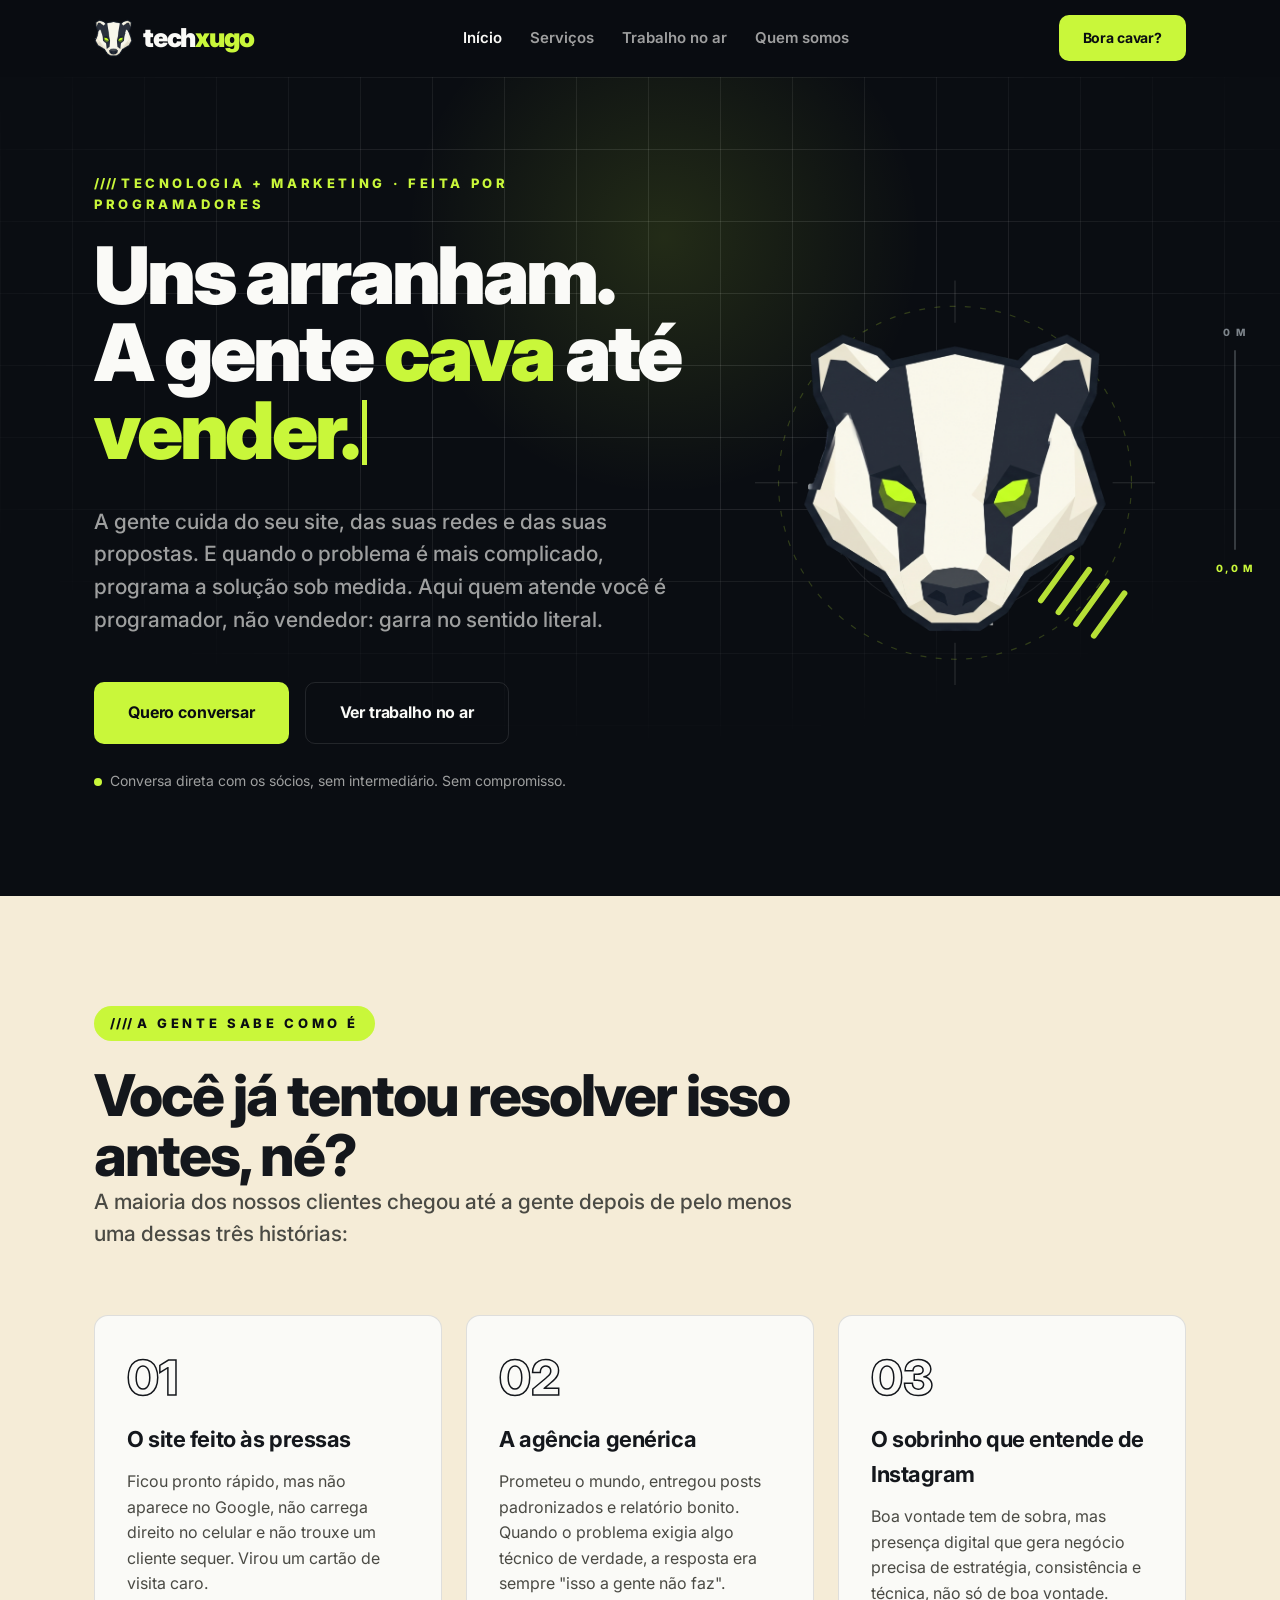
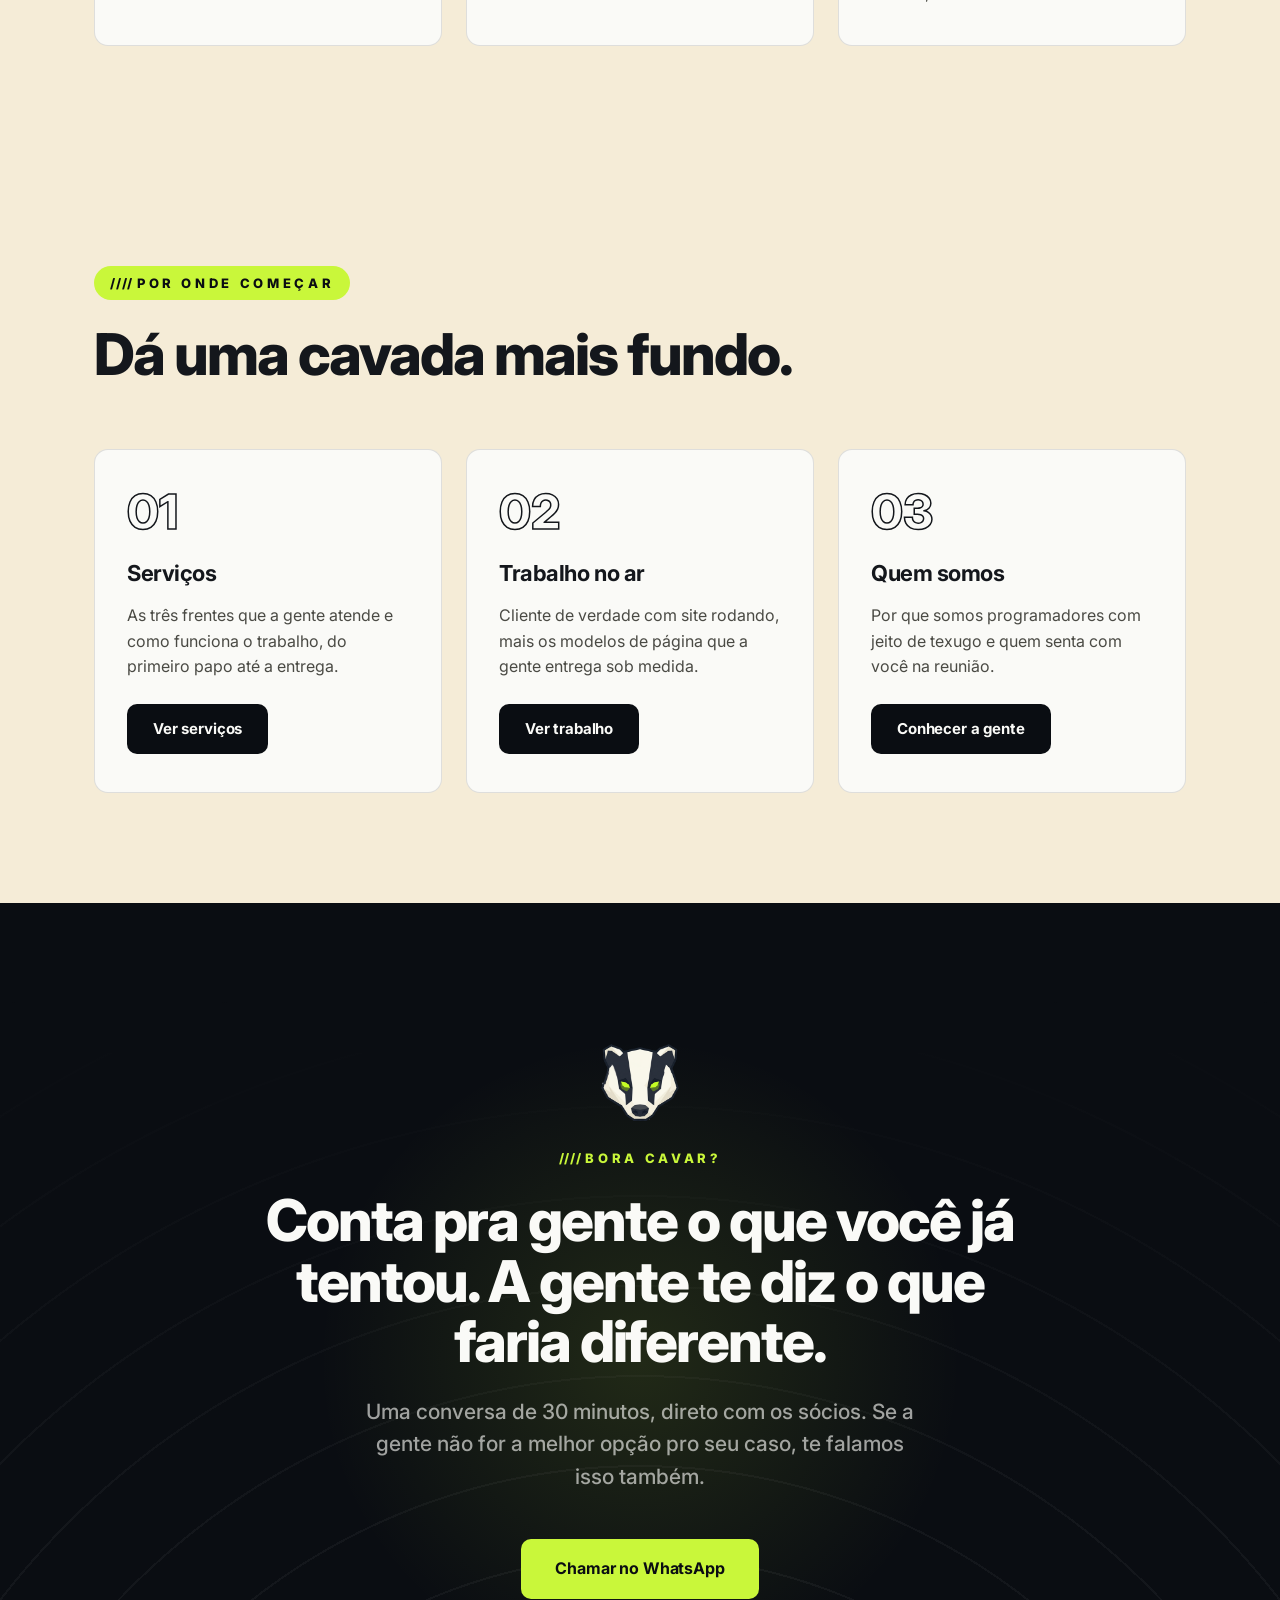
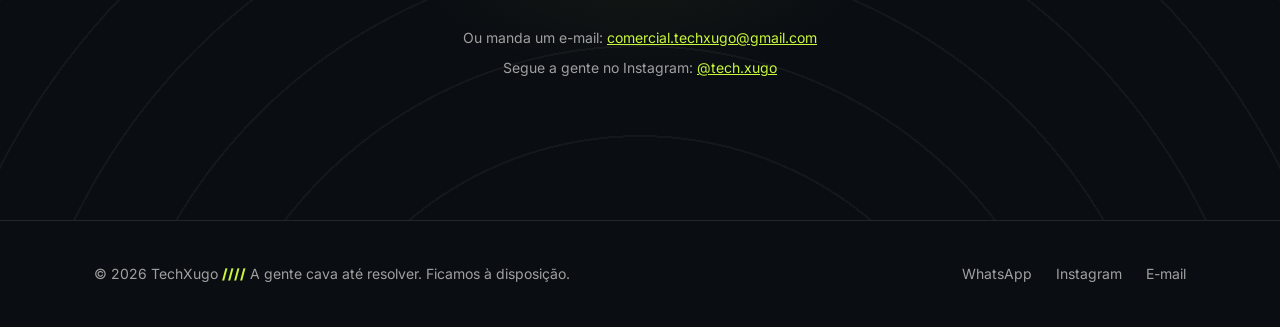
<file: index.html>
<!DOCTYPE html>
<html lang="pt-BR">
<head>
  <meta charset="UTF-8">
  <meta name="viewport" content="width=device-width, initial-scale=1.0">
  <meta name="theme-color" content="#0A0D12">
  <title>techxugo</title>
  <meta name="description" content="Tecnologia e marketing digital feitos por programadores: site, redes sociais e sistemas sob medida pro seu negócio.">
  <link rel="icon" type="image/png" href="assets/texugo-256.png">
  <link rel="preconnect" href="https://fonts.googleapis.com">
  <link rel="preconnect" href="https://fonts.gstatic.com" crossorigin>
  <link href="https://fonts.googleapis.com/css2?family=Inter:wght@400;500;600;700;800;900&display=swap" rel="stylesheet">
  <link rel="stylesheet" href="styles.css?v=30378612">
</head>
<body>

  <!-- ============ MEDIDOR DE PROFUNDIDADE (scroll = cavar) ============ -->
  <div class="profundimetro" aria-hidden="true">
    <span class="prof-topo">0 m</span>
    <div class="prof-linha"><i class="prof-fill"></i></div>
    <span class="prof-label">0,0 m</span>
  </div>


  <!-- ============ HEADER ============ -->
  <header>
    <div class="container nav">
      <a class="logo" href="index.html" aria-label="TechXugo">
        <img class="logo-mark" src="assets/texugo-256.png" alt="Mascote texugo TechXugo" width="42" height="41">
        <span class="logo-word">tech<span class="volt">xugo</span></span>
      </a>
      <ul class="nav-links">
        <li><a href="index.html" aria-current="page">Início</a></li>
        <li><a href="servicos/">Serviços</a></li>
        <li><a href="trabalho/">Trabalho no ar</a></li>
        <li><a href="sobre/">Quem somos</a></li>
      </ul>
      <a class="btn btn-primary" href="#contato">Bora cavar?</a>
      <button class="hamburger" aria-label="Abrir menu" aria-expanded="false" aria-controls="menu-mobile">
        <span></span><span></span><span></span><span></span>
      </button>
    </div>
    <nav class="mobile-menu" id="menu-mobile">
      <a href="index.html" aria-current="page">Início</a>
      <a href="servicos/">Serviços</a>
      <a href="trabalho/">Trabalho no ar</a>
      <a href="sobre/">Quem somos</a>
      <a href="#contato">Bora cavar? →</a>
    </nav>
  </header>

  <!-- ============ HERO ============ -->
  <section class="hero">
    <div class="hero-glow"></div>
    <div class="container hero-grid">
      <div class="hero-copy">
        <span class="eyebrow">Tecnologia + marketing · feita por programadores</span>
        <h1>
          Uns arranham.<br>
          A gente <span class="volt">cava</span> até <span class="rotator">resolver.</span><span class="cursor-bar"></span>
        </h1>
        <p class="lead">
          A gente cuida do seu site, das suas redes e das suas propostas. E quando o
          problema é mais complicado, programa a solução sob medida. Aqui quem atende
          você é programador, não vendedor: garra no sentido literal.
        </p>
        <div class="hero-ctas">
          <a class="btn btn-primary" href="#contato">Quero conversar</a>
          <a class="btn btn-ghost" href="trabalho/">Ver trabalho no ar</a>
        </div>
        <p class="hero-note"><span class="dot"></span>Conversa direta com os sócios, sem intermediário. Sem compromisso.</p>
      </div>

      <!-- mascote geométrico em estilo blueprint -->
      <div class="hero-mascote reveal reveal-delay-1" aria-hidden="true">
        <svg viewBox="0 0 340 360" xmlns="http://www.w3.org/2000/svg">
          <!-- linhas de construção -->
          <circle cx="170" cy="180" r="150" fill="none" stroke="rgba(201,247,58,0.20)" stroke-width="1" stroke-dasharray="5 8"/>
          <circle cx="170" cy="180" r="112" fill="none" stroke="rgba(255,255,255,0.07)" stroke-width="1"/>
          <line x1="170" y1="8" x2="170" y2="44" stroke="rgba(255,255,255,0.13)" stroke-width="1"/>
          <line x1="170" y1="316" x2="170" y2="352" stroke="rgba(255,255,255,0.13)" stroke-width="1"/>
          <line x1="0" y1="180" x2="36" y2="180" stroke="rgba(255,255,255,0.13)" stroke-width="1"/>
          <line x1="304" y1="180" x2="340" y2="180" stroke="rgba(255,255,255,0.13)" stroke-width="1"/>
          <!-- marcas de garra -->
          <g stroke="#C9F73A" stroke-width="5" stroke-linecap="round" opacity="0.9">
            <line x1="243" y1="280" x2="269" y2="244"/>
            <line x1="258" y1="290" x2="284" y2="254"/>
            <line x1="273" y1="300" x2="299" y2="264"/>
            <line x1="288" y1="310" x2="314" y2="274"/>
          </g>
          <!-- mascote texugo (imagem gerada, fundo removido) -->
          <image href="assets/texugo.png" x="38" y="50" width="264" height="260" preserveAspectRatio="xMidYMid meet"/>
        </svg>
      </div>
    </div>
  </section>


  <!-- ============ PROBLEMA ============ -->
  <section class="section-light">
    <div class="container">
      <div class="section-head reveal">
        <span class="eyebrow">A gente sabe como é</span>
        <h2>Você já tentou resolver isso antes, né?</h2>
        <!-- <div class="garra-rule"><span></span><span></span><span></span><span></span></div> -->
        <p class="lead">
          A maioria dos nossos clientes chegou até a gente depois de pelo menos uma
          dessas três histórias:
        </p>
      </div>
      <div class="cards">
        <div class="card reveal">
          <span class="num">01</span>
          <h3>O site feito às pressas</h3>
          <p>
            Ficou pronto rápido, mas não aparece no Google, não carrega direito no
            celular e não trouxe um cliente sequer. Virou um cartão de visita caro.
          </p>
        </div>
        <div class="card reveal reveal-delay-1">
          <span class="num">02</span>
          <h3>A agência genérica</h3>
          <p>
            Prometeu o mundo, entregou posts padronizados e relatório bonito.
            Quando o problema exigia algo técnico de verdade, a resposta era
            sempre "isso a gente não faz".
          </p>
        </div>
        <div class="card reveal reveal-delay-2">
          <span class="num">03</span>
          <h3>O sobrinho que entende de Instagram</h3>
          <p>
            Boa vontade tem de sobra, mas presença digital que gera negócio
            precisa de estratégia, consistência e técnica, não só de boa vontade.
          </p>
        </div>
      </div>
    </div>
  </section>


  <!-- ============ ATALHOS PRAS PÁGINAS ============ -->
  <section class="section-light">
    <div class="container">
      <div class="section-head reveal">
        <span class="eyebrow">Por onde começar</span>
        <h2>Dá uma cavada mais fundo.</h2>
      </div>
      <div class="cards">
        <div class="card reveal">
          <span class="num">01</span>
          <h3>Serviços</h3>
          <p>
            As três frentes que a gente atende e como funciona o trabalho, do
            primeiro papo até a entrega.
          </p>
          <a class="btn btn-dark" href="servicos/">Ver serviços</a>
        </div>
        <div class="card reveal reveal-delay-1">
          <span class="num">02</span>
          <h3>Trabalho no ar</h3>
          <p>
            Cliente de verdade com site rodando, mais os modelos de página que
            a gente entrega sob medida.
          </p>
          <a class="btn btn-dark" href="trabalho/">Ver trabalho</a>
        </div>
        <div class="card reveal reveal-delay-2">
          <span class="num">03</span>
          <h3>Quem somos</h3>
          <p>
            Por que somos programadores com jeito de texugo e quem senta com
            você na reunião.
          </p>
          <a class="btn btn-dark" href="sobre/">Conhecer a gente</a>
        </div>
      </div>
    </div>
  </section>


  <!-- ============ CTA FINAL ============ -->
  <section class="cta-final" id="contato">
    <div class="container">
      <div class="cta-mascote reveal" aria-hidden="true">
        <img src="assets/texugo-256.png" alt="" width="82" height="81">
      </div>
      <span class="eyebrow reveal">Bora cavar?</span>
      <h2 class="reveal">Conta pra gente o que você já tentou. A gente te diz o que faria diferente.</h2>
      <p class="lead reveal reveal-delay-1">
        Uma conversa de 30 minutos, direto com os sócios. Se a gente não for a melhor
        opção pro seu caso, te falamos isso também.
      </p>
      <a class="btn btn-primary reveal reveal-delay-2" href="https://wa.me/5547999712317" target="_blank" rel="noopener">
        Chamar no WhatsApp
      </a>
      <p class="hero-note reveal reveal-delay-2" style="margin-top: 28px;">
        Ou manda um e-mail: <a href="mailto:comercial.techxugo@gmail.com">comercial.techxugo@gmail.com</a>
      </p>
      <p class="hero-note reveal reveal-delay-2" style="margin-top: 8px;">
        Segue a gente no Instagram: <a href="https://instagram.com/tech.xugo" target="_blank" rel="noopener">@tech.xugo</a>
      </p>
    </div>
  </section>


  <!-- ============ FOOTER ============ -->
  <footer>
    <div class="container footer-row">
      <p>© 2026 TechXugo <span class="volt">////</span> A gente cava até resolver. Ficamos à disposição.</p>
      <div class="footer-links">
        <a href="https://wa.me/5547999712317" target="_blank" rel="noopener">WhatsApp</a>
        <a href="https://instagram.com/tech.xugo" target="_blank" rel="noopener">Instagram</a>
        <a href="mailto:comercial.techxugo@gmail.com">E-mail</a>
      </div>
    </div>
  </footer>

  <script src="script.js?v=ceb15f57"></script>
</body>
</html>
</file>
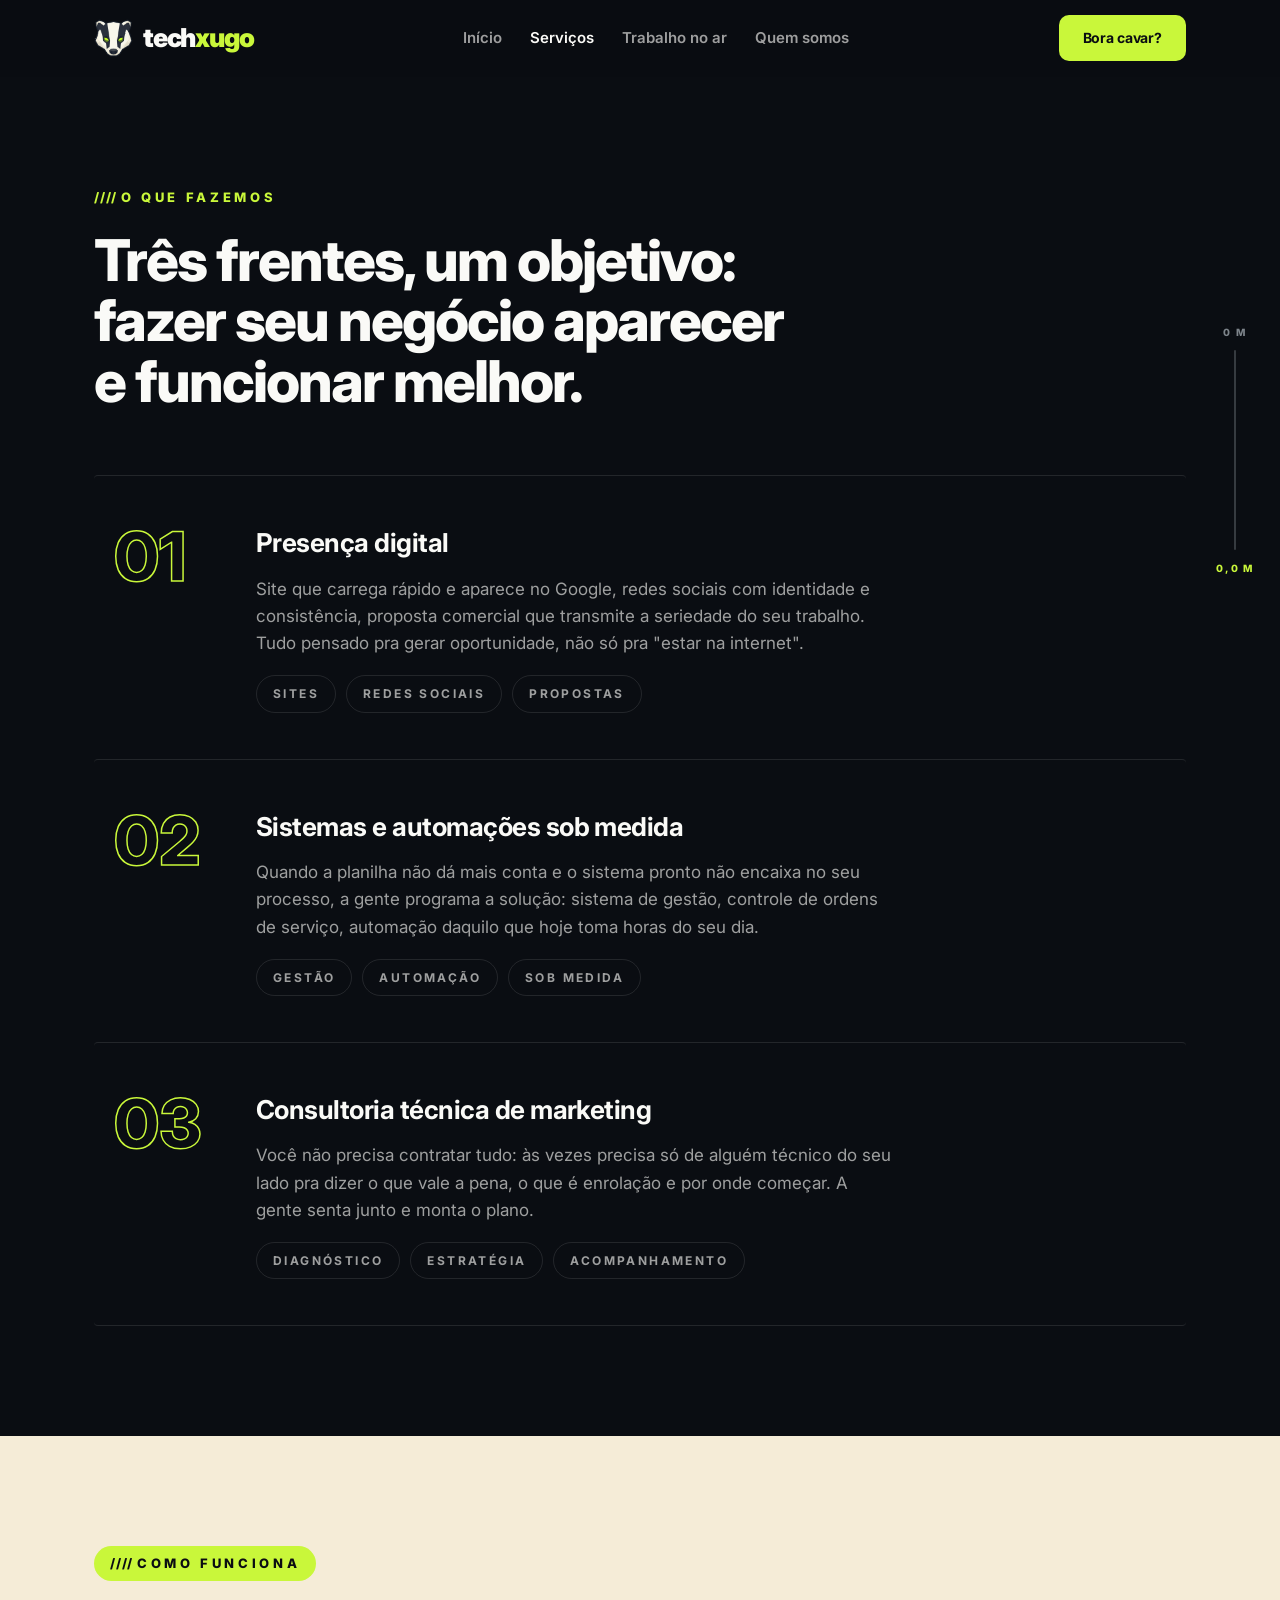
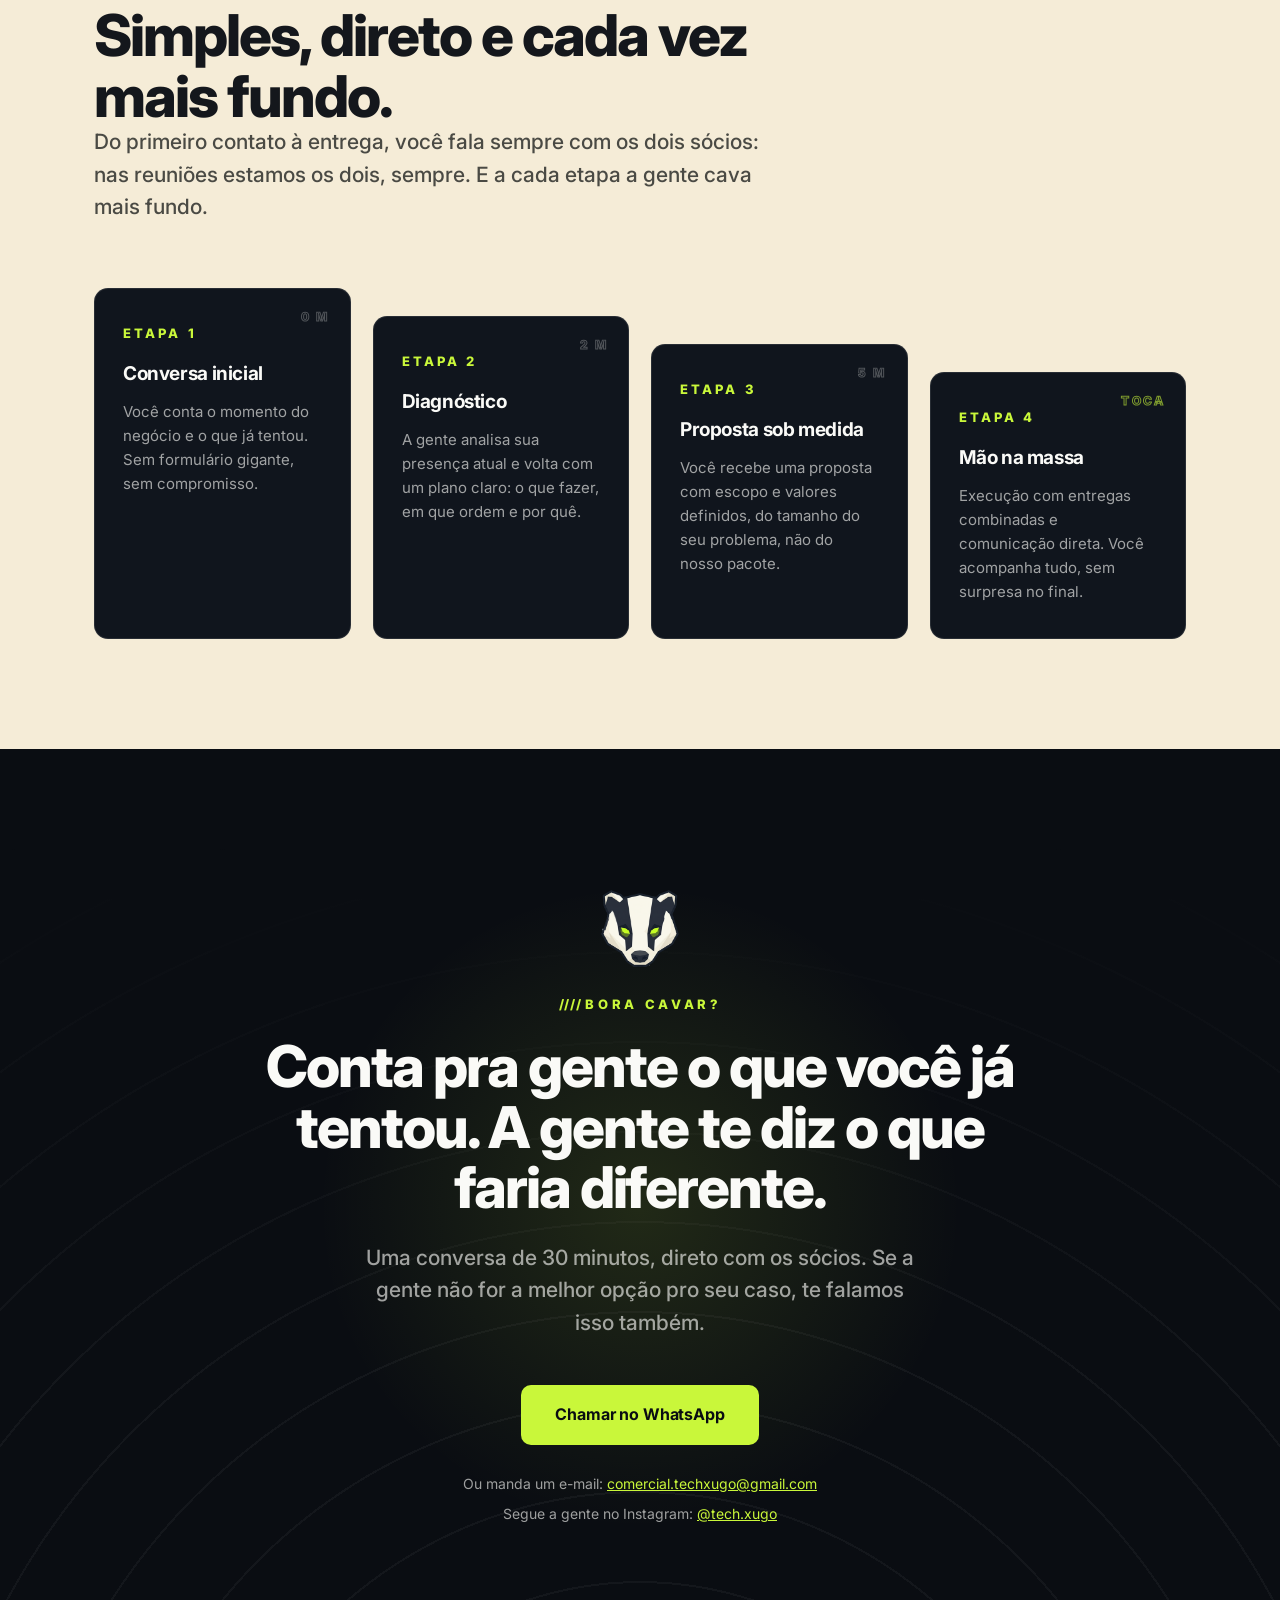
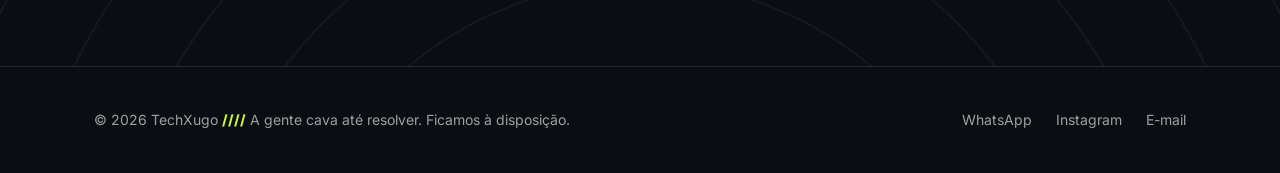
<file: servicos/index.html>
<!DOCTYPE html>
<html lang="pt-BR">
<head>
  <meta charset="UTF-8">
  <meta name="viewport" content="width=device-width, initial-scale=1.0">
  <meta name="theme-color" content="#0A0D12">
  <title>Serviços · TechXugo</title>
  <meta name="description" content="Presença digital, sistemas sob medida e consultoria técnica de marketing. Veja como funciona, etapa por etapa.">
  <link rel="icon" type="image/png" href="../assets/texugo-256.png">
  <link rel="preconnect" href="https://fonts.googleapis.com">
  <link rel="preconnect" href="https://fonts.gstatic.com" crossorigin>
  <link href="https://fonts.googleapis.com/css2?family=Inter:wght@400;500;600;700;800;900&display=swap" rel="stylesheet">
  <link rel="stylesheet" href="../styles.css?v=30378612">
</head>
<body>

  <!-- ============ MEDIDOR DE PROFUNDIDADE (scroll = cavar) ============ -->
  <div class="profundimetro" aria-hidden="true">
    <span class="prof-topo">0 m</span>
    <div class="prof-linha"><i class="prof-fill"></i></div>
    <span class="prof-label">0,0 m</span>
  </div>


  <!-- ============ HEADER ============ -->
  <header>
    <div class="container nav">
      <a class="logo" href="../index.html" aria-label="TechXugo">
        <img class="logo-mark" src="../assets/texugo-256.png" alt="Mascote texugo TechXugo" width="42" height="41">
        <span class="logo-word">tech<span class="volt">xugo</span></span>
      </a>
      <ul class="nav-links">
        <li><a href="../index.html">Início</a></li>
        <li><a href="../servicos/" aria-current="page">Serviços</a></li>
        <li><a href="../trabalho/">Trabalho no ar</a></li>
        <li><a href="../sobre/">Quem somos</a></li>
      </ul>
      <a class="btn btn-primary" href="#contato">Bora cavar?</a>
      <button class="hamburger" aria-label="Abrir menu" aria-expanded="false" aria-controls="menu-mobile">
        <span></span><span></span><span></span><span></span>
      </button>
    </div>
    <nav class="mobile-menu" id="menu-mobile">
      <a href="../index.html">Início</a>
      <a href="../servicos/" aria-current="page">Serviços</a>
      <a href="../trabalho/">Trabalho no ar</a>
      <a href="../sobre/">Quem somos</a>
      <a href="#contato">Bora cavar? →</a>
    </nav>
  </header>

  <!-- ============ SERVIÇOS ============ -->
  <section class="servicos" id="servicos">
    <div class="container">
      <div class="section-head reveal">
        <span class="eyebrow">O que fazemos</span>
        <h2>Três frentes, um objetivo: fazer seu negócio aparecer e funcionar melhor.</h2>
        <!-- <div class="garra-rule"><span></span><span></span><span></span><span></span></div> -->
      </div>

      <div class="servico reveal">
        <span class="num">01</span>
        <div>
          <h3>Presença digital</h3>
          <p>
            Site que carrega rápido e aparece no Google, redes sociais com identidade
            e consistência, proposta comercial que transmite a seriedade do seu trabalho.
            Tudo pensado pra gerar oportunidade, não só pra "estar na internet".
          </p>
          <div class="tags">
            <span class="tag">Sites</span>
            <span class="tag">Redes sociais</span>
            <span class="tag">Propostas</span>
          </div>
        </div>
      </div>

      <div class="servico reveal">
        <span class="num">02</span>
        <div>
          <h3>Sistemas e automações sob medida</h3>
          <p>
            Quando a planilha não dá mais conta e o sistema pronto não encaixa no seu
            processo, a gente programa a solução: sistema de gestão, controle de ordens
            de serviço, automação daquilo que hoje toma horas do seu dia.
          </p>
          <div class="tags">
            <span class="tag">Gestão</span>
            <span class="tag">Automação</span>
            <span class="tag">Sob medida</span>
          </div>
        </div>
      </div>

      <div class="servico reveal">
        <span class="num">03</span>
        <div>
          <h3>Consultoria técnica de marketing</h3>
          <p>
            Você não precisa contratar tudo: às vezes precisa só de alguém técnico do
            seu lado pra dizer o que vale a pena, o que é enrolação e por onde começar.
            A gente senta junto e monta o plano.
          </p>
          <div class="tags">
            <span class="tag">Diagnóstico</span>
            <span class="tag">Estratégia</span>
            <span class="tag">Acompanhamento</span>
          </div>
        </div>
      </div>
    </div>
  </section>

  <!-- ============ COMO FUNCIONA ============ -->
  <section class="section-light processo" id="processo">
    <div class="container">
      <div class="section-head reveal">
        <span class="eyebrow">Como funciona</span>
        <h2>Simples, direto e cada vez mais fundo.</h2>
        <!-- <div class="garra-rule"><span></span><span></span><span></span><span></span></div> -->
        <p class="lead">
          Do primeiro contato à entrega, você fala sempre com os dois sócios:
          nas reuniões estamos os dois, sempre. E a cada etapa a gente cava mais fundo.
        </p>
      </div>
      <div class="passos">
        <div class="passo reveal">
          <span class="prof-marca">0 m</span>
          <span class="num">ETAPA 1</span>
          <h3>Conversa inicial</h3>
          <p>Você conta o momento do negócio e o que já tentou. Sem formulário gigante, sem compromisso.</p>
        </div>
        <div class="passo reveal reveal-delay-1">
          <span class="prof-marca">2 m</span>
          <span class="num">ETAPA 2</span>
          <h3>Diagnóstico</h3>
          <p>A gente analisa sua presença atual e volta com um plano claro: o que fazer, em que ordem e por quê.</p>
        </div>
        <div class="passo reveal reveal-delay-2">
          <span class="prof-marca">5 m</span>
          <span class="num">ETAPA 3</span>
          <h3>Proposta sob medida</h3>
          <p>Você recebe uma proposta com escopo e valores definidos, do tamanho do seu problema, não do nosso pacote.</p>
        </div>
        <div class="passo reveal reveal-delay-3">
          <span class="prof-marca">toca</span>
          <span class="num">ETAPA 4</span>
          <h3>Mão na massa</h3>
          <p>Execução com entregas combinadas e comunicação direta. Você acompanha tudo, sem surpresa no final.</p>
        </div>
      </div>
    </div>
  </section>

  <!-- ============ CTA FINAL ============ -->
  <section class="cta-final" id="contato">
    <div class="container">
      <div class="cta-mascote reveal" aria-hidden="true">
        <img src="../assets/texugo-256.png" alt="" width="82" height="81">
      </div>
      <span class="eyebrow reveal">Bora cavar?</span>
      <h2 class="reveal">Conta pra gente o que você já tentou. A gente te diz o que faria diferente.</h2>
      <p class="lead reveal reveal-delay-1">
        Uma conversa de 30 minutos, direto com os sócios. Se a gente não for a melhor
        opção pro seu caso, te falamos isso também.
      </p>
      <a class="btn btn-primary reveal reveal-delay-2" href="https://wa.me/5547999712317" target="_blank" rel="noopener">
        Chamar no WhatsApp
      </a>
      <p class="hero-note reveal reveal-delay-2" style="margin-top: 28px;">
        Ou manda um e-mail: <a href="mailto:comercial.techxugo@gmail.com">comercial.techxugo@gmail.com</a>
      </p>
      <p class="hero-note reveal reveal-delay-2" style="margin-top: 8px;">
        Segue a gente no Instagram: <a href="https://instagram.com/tech.xugo" target="_blank" rel="noopener">@tech.xugo</a>
      </p>
    </div>
  </section>


  <!-- ============ FOOTER ============ -->
  <footer>
    <div class="container footer-row">
      <p>© 2026 TechXugo <span class="volt">////</span> A gente cava até resolver. Ficamos à disposição.</p>
      <div class="footer-links">
        <a href="https://wa.me/5547999712317" target="_blank" rel="noopener">WhatsApp</a>
        <a href="https://instagram.com/tech.xugo" target="_blank" rel="noopener">Instagram</a>
        <a href="mailto:comercial.techxugo@gmail.com">E-mail</a>
      </div>
    </div>
  </footer>

  <script src="../script.js?v=ceb15f57"></script>
</body>
</html>
</file>
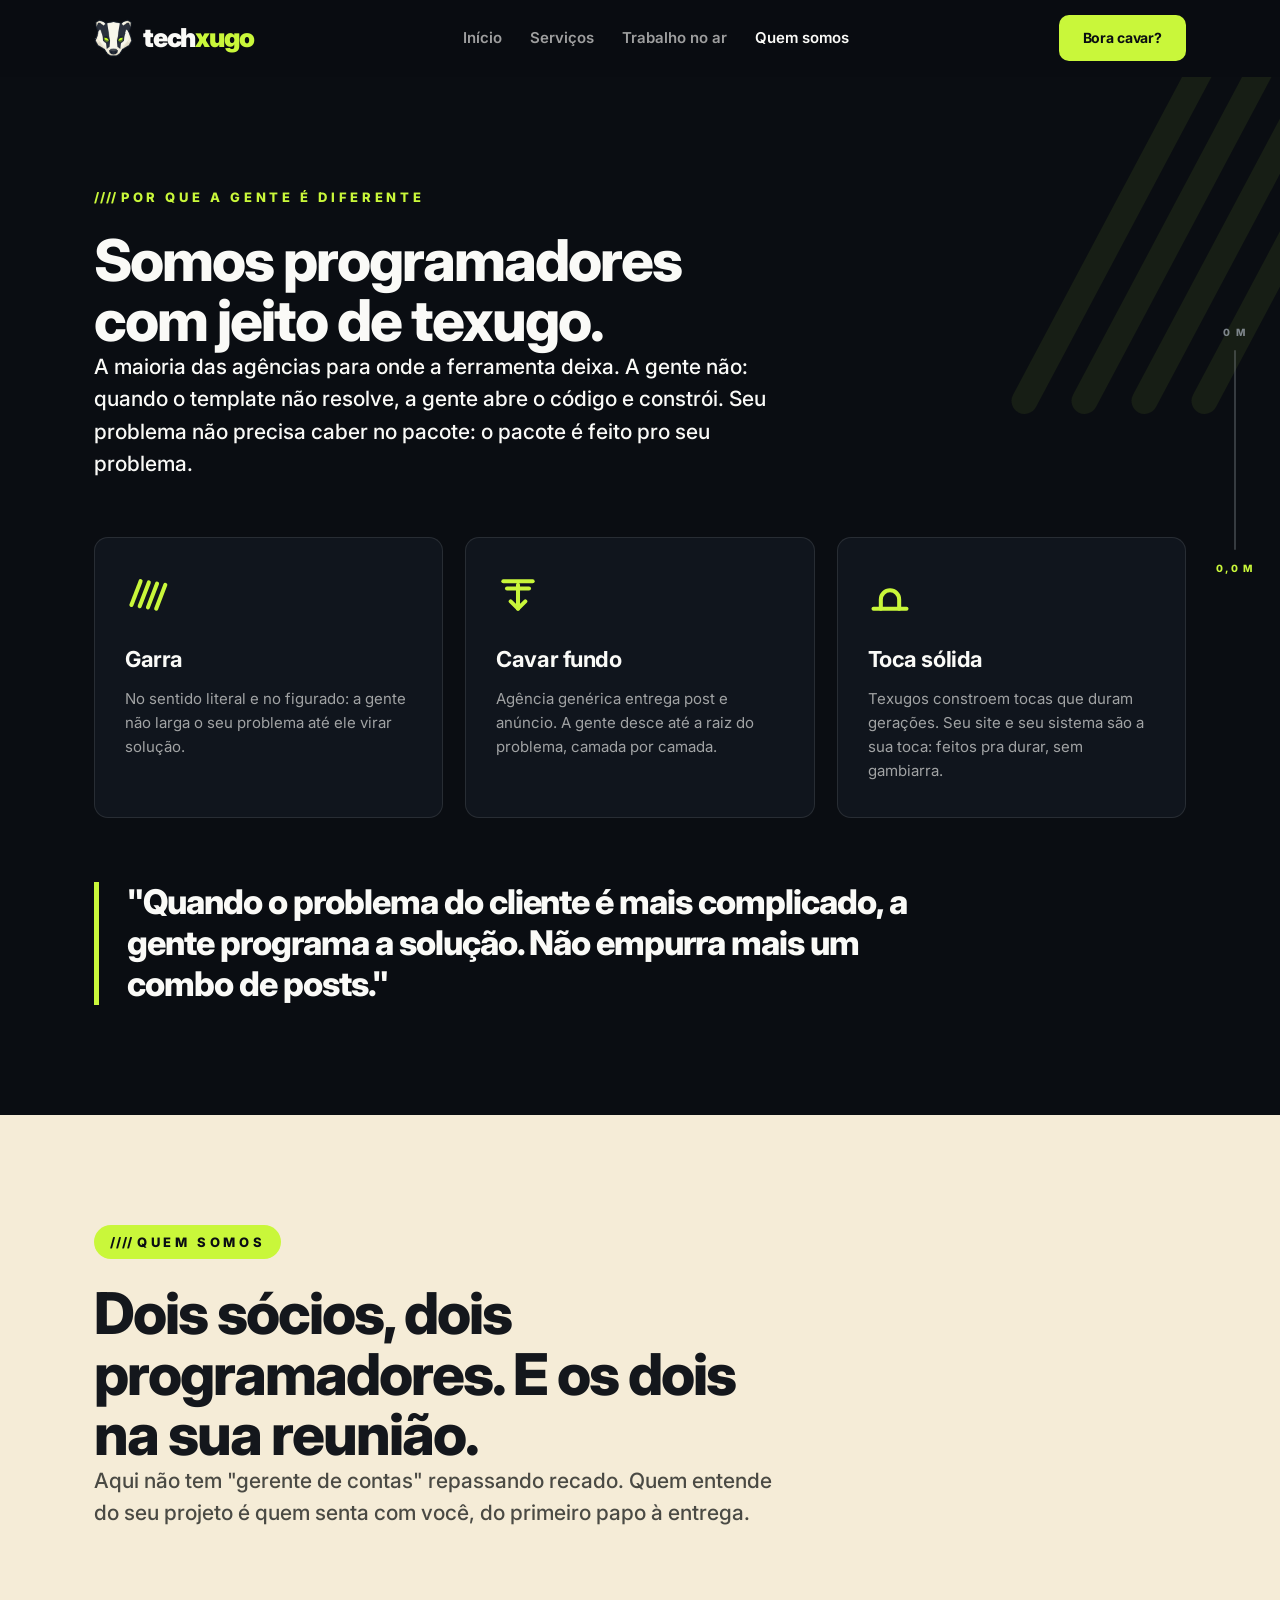
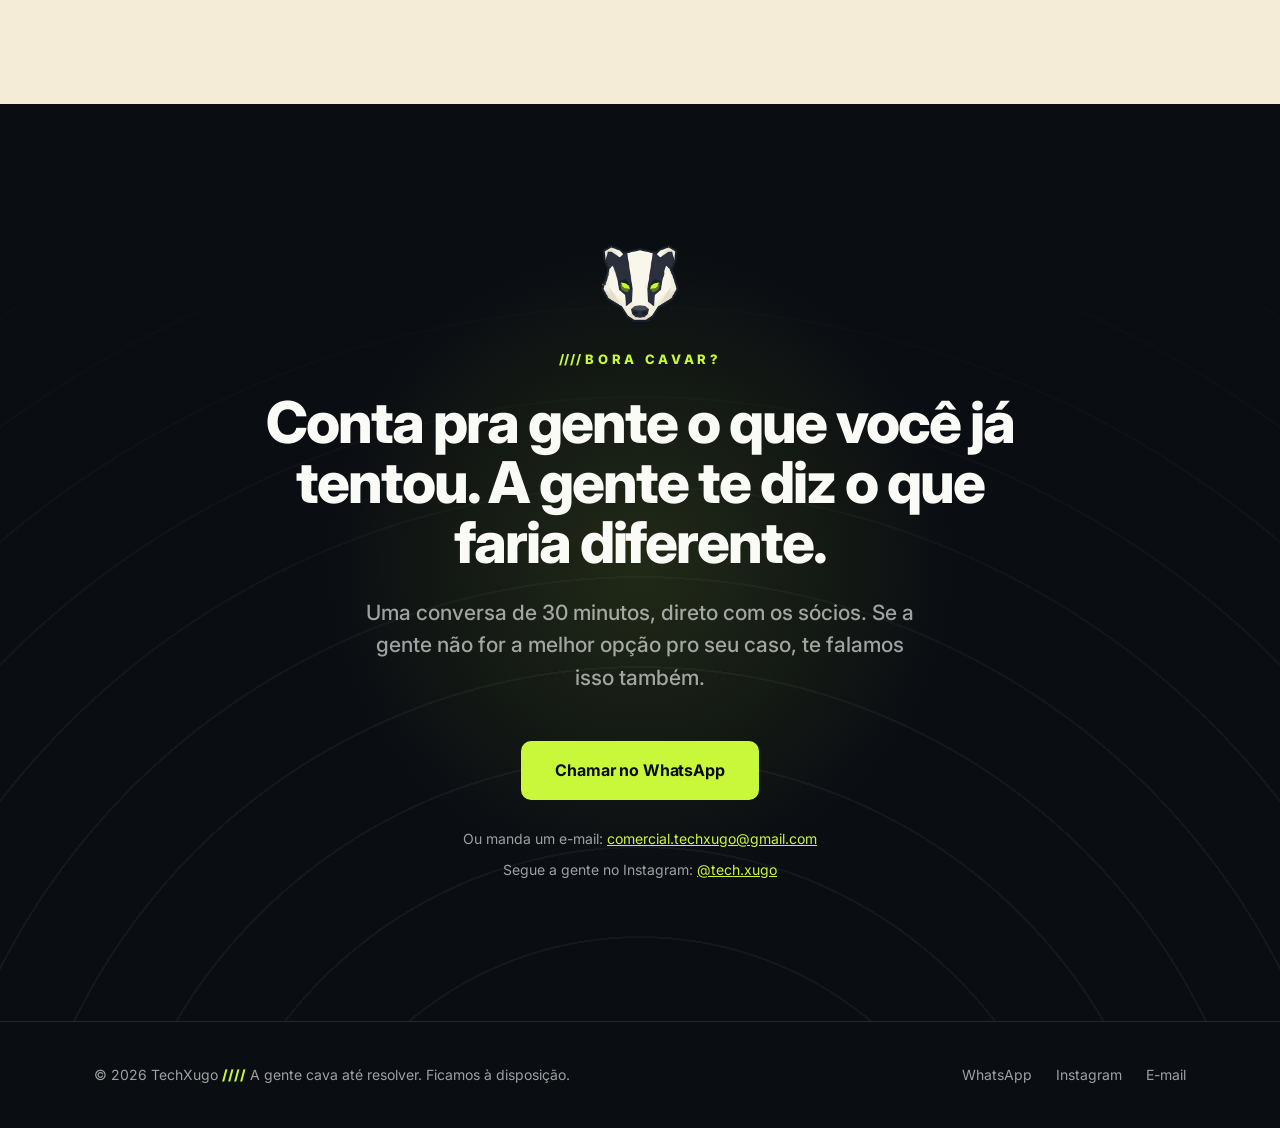
<file: sobre/index.html>
<!DOCTYPE html>
<html lang="pt-BR">
<head>
  <meta charset="UTF-8">
  <meta name="viewport" content="width=device-width, initial-scale=1.0">
  <meta name="theme-color" content="#0A0D12">
  <title>Quem somos · TechXugo</title>
  <meta name="description" content="Dois sócios, dois programadores, e os dois na sua reunião. O jeito texugo de resolver problema.">
  <link rel="icon" type="image/png" href="../assets/texugo-256.png">
  <link rel="preconnect" href="https://fonts.googleapis.com">
  <link rel="preconnect" href="https://fonts.gstatic.com" crossorigin>
  <link href="https://fonts.googleapis.com/css2?family=Inter:wght@400;500;600;700;800;900&display=swap" rel="stylesheet">
  <link rel="stylesheet" href="../styles.css?v=30378612">
</head>
<body>

  <!-- ============ MEDIDOR DE PROFUNDIDADE (scroll = cavar) ============ -->
  <div class="profundimetro" aria-hidden="true">
    <span class="prof-topo">0 m</span>
    <div class="prof-linha"><i class="prof-fill"></i></div>
    <span class="prof-label">0,0 m</span>
  </div>


  <!-- ============ HEADER ============ -->
  <header>
    <div class="container nav">
      <a class="logo" href="../index.html" aria-label="TechXugo">
        <img class="logo-mark" src="../assets/texugo-256.png" alt="Mascote texugo TechXugo" width="42" height="41">
        <span class="logo-word">tech<span class="volt">xugo</span></span>
      </a>
      <ul class="nav-links">
        <li><a href="../index.html">Início</a></li>
        <li><a href="../servicos/">Serviços</a></li>
        <li><a href="../trabalho/">Trabalho no ar</a></li>
        <li><a href="../sobre/" aria-current="page">Quem somos</a></li>
      </ul>
      <a class="btn btn-primary" href="#contato">Bora cavar?</a>
      <button class="hamburger" aria-label="Abrir menu" aria-expanded="false" aria-controls="menu-mobile">
        <span></span><span></span><span></span><span></span>
      </button>
    </div>
    <nav class="mobile-menu" id="menu-mobile">
      <a href="../index.html">Início</a>
      <a href="../servicos/">Serviços</a>
      <a href="../trabalho/">Trabalho no ar</a>
      <a href="../sobre/" aria-current="page">Quem somos</a>
      <a href="#contato">Bora cavar? →</a>
    </nav>
  </header>

  <!-- ============ JEITO TEXUGO (DIFERENCIAL) ============ -->
  <section class="diferencial" id="diferencial">
    <div class="garra-gigante" aria-hidden="true"><span></span><span></span><span></span><span></span></div>
    <div class="container">
      <div class="section-head reveal">
        <span class="eyebrow">Por que a gente é diferente</span>
        <h2>Somos programadores com jeito de texugo.</h2>
        <!-- <div class="garra-rule"><span></span><span></span><span></span><span></span></div> -->
        <p class="lead">
          A maioria das agências para onde a ferramenta deixa. A gente não: quando o
          template não resolve, a gente abre o código e constrói. Seu problema não
          precisa caber no pacote: o pacote é feito pro seu problema.
        </p>
      </div>

      <div class="pilares">
        <div class="pilar reveal">
          <svg viewBox="0 0 24 24" fill="none" stroke-width="2.2" stroke-linecap="round">
            <line x1="3.5" y1="18" x2="8.5" y2="5"/>
            <line x1="8" y1="18.7" x2="13" y2="5.7"/>
            <line x1="12.5" y1="19.3" x2="17.5" y2="6.3"/>
            <line x1="17" y1="20" x2="22" y2="7"/>
          </svg>
          <h3>Garra</h3>
          <p>No sentido literal e no figurado: a gente não larga o seu problema até ele virar solução.</p>
        </div>
        <div class="pilar reveal reveal-delay-1">
          <svg viewBox="0 0 24 24" fill="none" stroke-width="2.2" stroke-linecap="round" stroke-linejoin="round">
            <line x1="4" y1="5" x2="20" y2="5"/>
            <line x1="6" y1="9" x2="18" y2="9"/>
            <line x1="12" y1="7" x2="12" y2="20"/>
            <polyline points="8,16 12,20 16,16"/>
          </svg>
          <h3>Cavar fundo</h3>
          <p>Agência genérica entrega post e anúncio. A gente desce até a raiz do problema, camada por camada.</p>
        </div>
        <div class="pilar reveal reveal-delay-2">
          <svg viewBox="0 0 24 24" fill="none" stroke-width="2.2" stroke-linecap="round" stroke-linejoin="round">
            <line x1="3" y1="20" x2="21" y2="20"/>
            <path d="M7 20 v-5 a5 5 0 0 1 10 0 v5"/>
          </svg>
          <h3>Toca sólida</h3>
          <p>Texugos constroem tocas que duram gerações. Seu site e seu sistema são a sua toca: feitos pra durar, sem gambiarra.</p>
        </div>
      </div>

      <blockquote class="reveal reveal-delay-1">
        "Quando o problema do cliente é mais complicado, a gente programa a solução.
        Não empurra mais um combo de posts."
      </blockquote>
    </div>
  </section>

  <!-- ============ QUEM SOMOS ============ -->
  <section class="section-light socios" id="socios">
    <div class="container">
      <div class="section-head reveal">
        <span class="eyebrow">Quem somos</span>
        <h2>Dois sócios, dois programadores. E os dois na sua reunião.</h2>
        <!-- <div class="garra-rule"><span></span><span></span><span></span><span></span></div> -->
        <p class="lead">
          Aqui não tem "gerente de contas" repassando recado. Quem entende do seu
          projeto é quem senta com você, do primeiro papo à entrega.
        </p>
      </div>
    </div>
  </section>

  <!-- ============ CTA FINAL ============ -->
  <section class="cta-final" id="contato">
    <div class="container">
      <div class="cta-mascote reveal" aria-hidden="true">
        <img src="../assets/texugo-256.png" alt="" width="82" height="81">
      </div>
      <span class="eyebrow reveal">Bora cavar?</span>
      <h2 class="reveal">Conta pra gente o que você já tentou. A gente te diz o que faria diferente.</h2>
      <p class="lead reveal reveal-delay-1">
        Uma conversa de 30 minutos, direto com os sócios. Se a gente não for a melhor
        opção pro seu caso, te falamos isso também.
      </p>
      <a class="btn btn-primary reveal reveal-delay-2" href="https://wa.me/5547999712317" target="_blank" rel="noopener">
        Chamar no WhatsApp
      </a>
      <p class="hero-note reveal reveal-delay-2" style="margin-top: 28px;">
        Ou manda um e-mail: <a href="mailto:comercial.techxugo@gmail.com">comercial.techxugo@gmail.com</a>
      </p>
      <p class="hero-note reveal reveal-delay-2" style="margin-top: 8px;">
        Segue a gente no Instagram: <a href="https://instagram.com/tech.xugo" target="_blank" rel="noopener">@tech.xugo</a>
      </p>
    </div>
  </section>


  <!-- ============ FOOTER ============ -->
  <footer>
    <div class="container footer-row">
      <p>© 2026 TechXugo <span class="volt">////</span> A gente cava até resolver. Ficamos à disposição.</p>
      <div class="footer-links">
        <a href="https://wa.me/5547999712317" target="_blank" rel="noopener">WhatsApp</a>
        <a href="https://instagram.com/tech.xugo" target="_blank" rel="noopener">Instagram</a>
        <a href="mailto:comercial.techxugo@gmail.com">E-mail</a>
      </div>
    </div>
  </footer>

  <script src="../script.js?v=ceb15f57"></script>
</body>
</html>
</file>
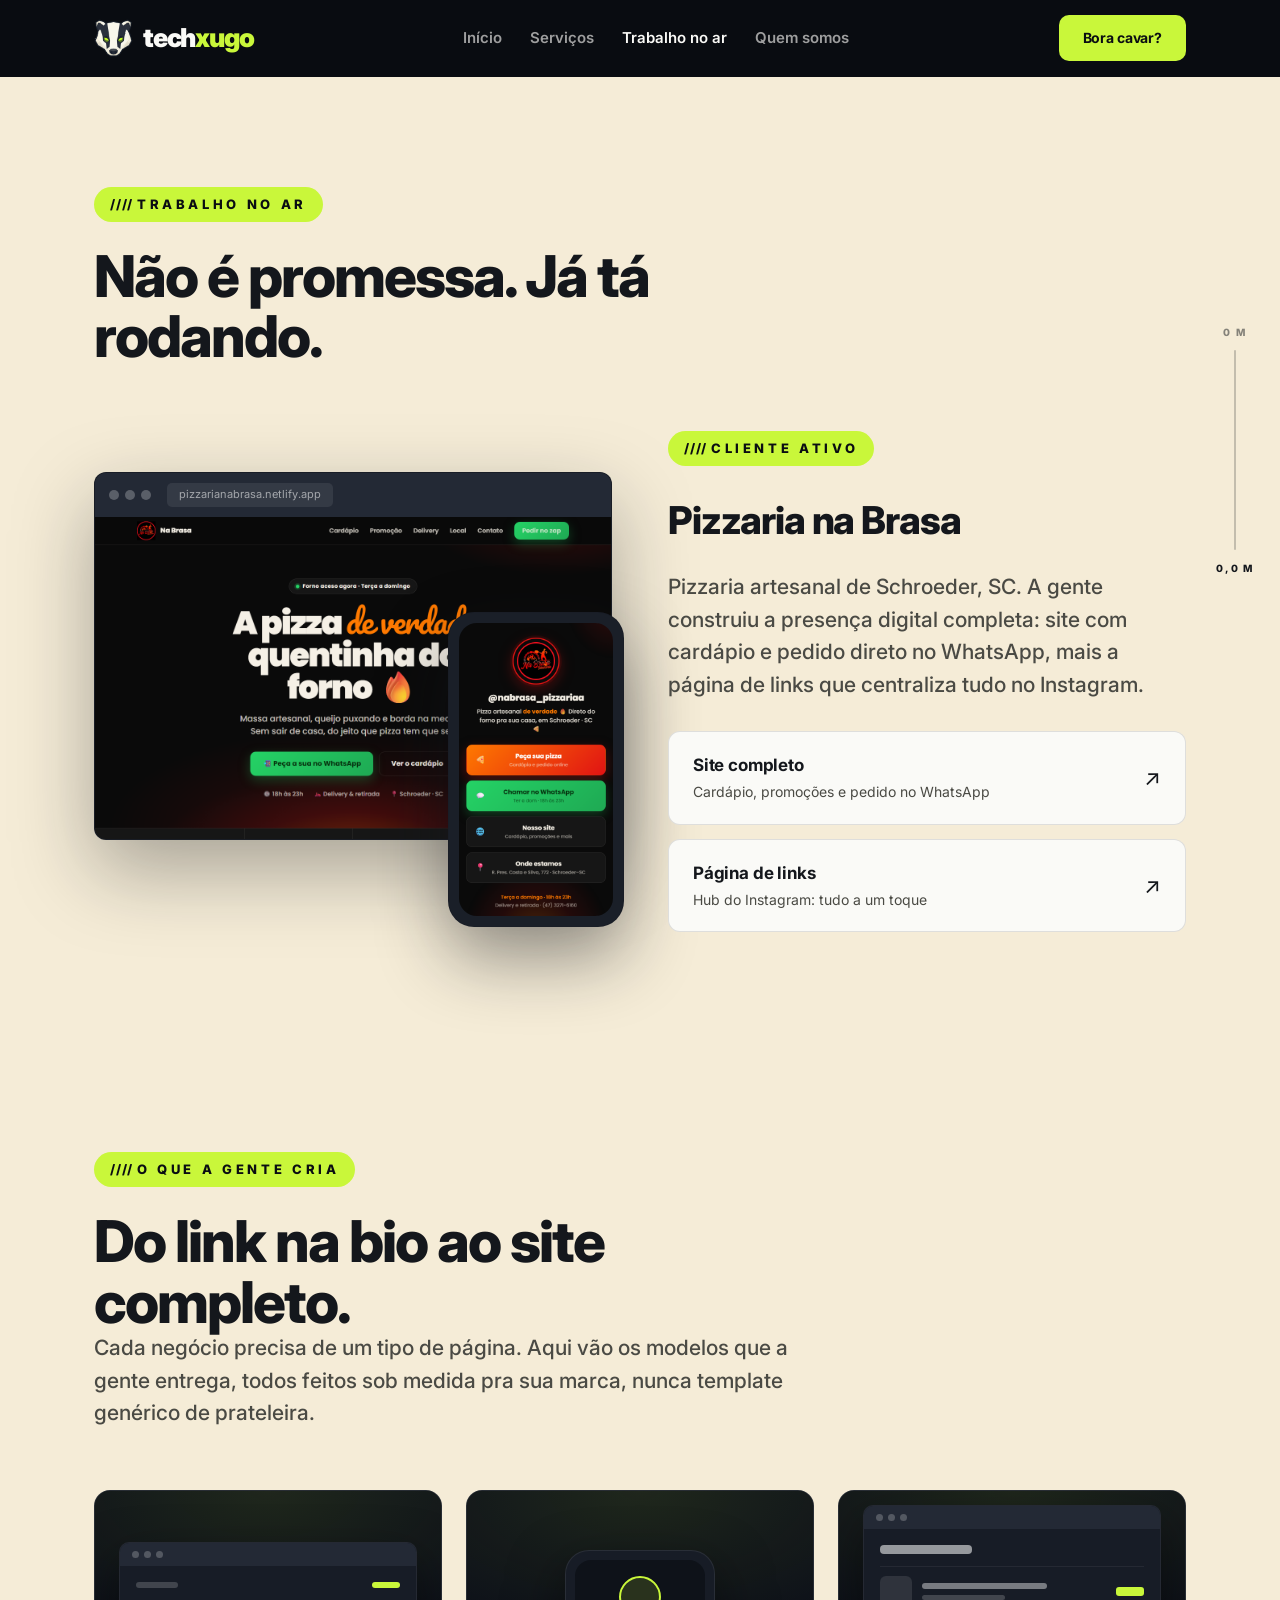
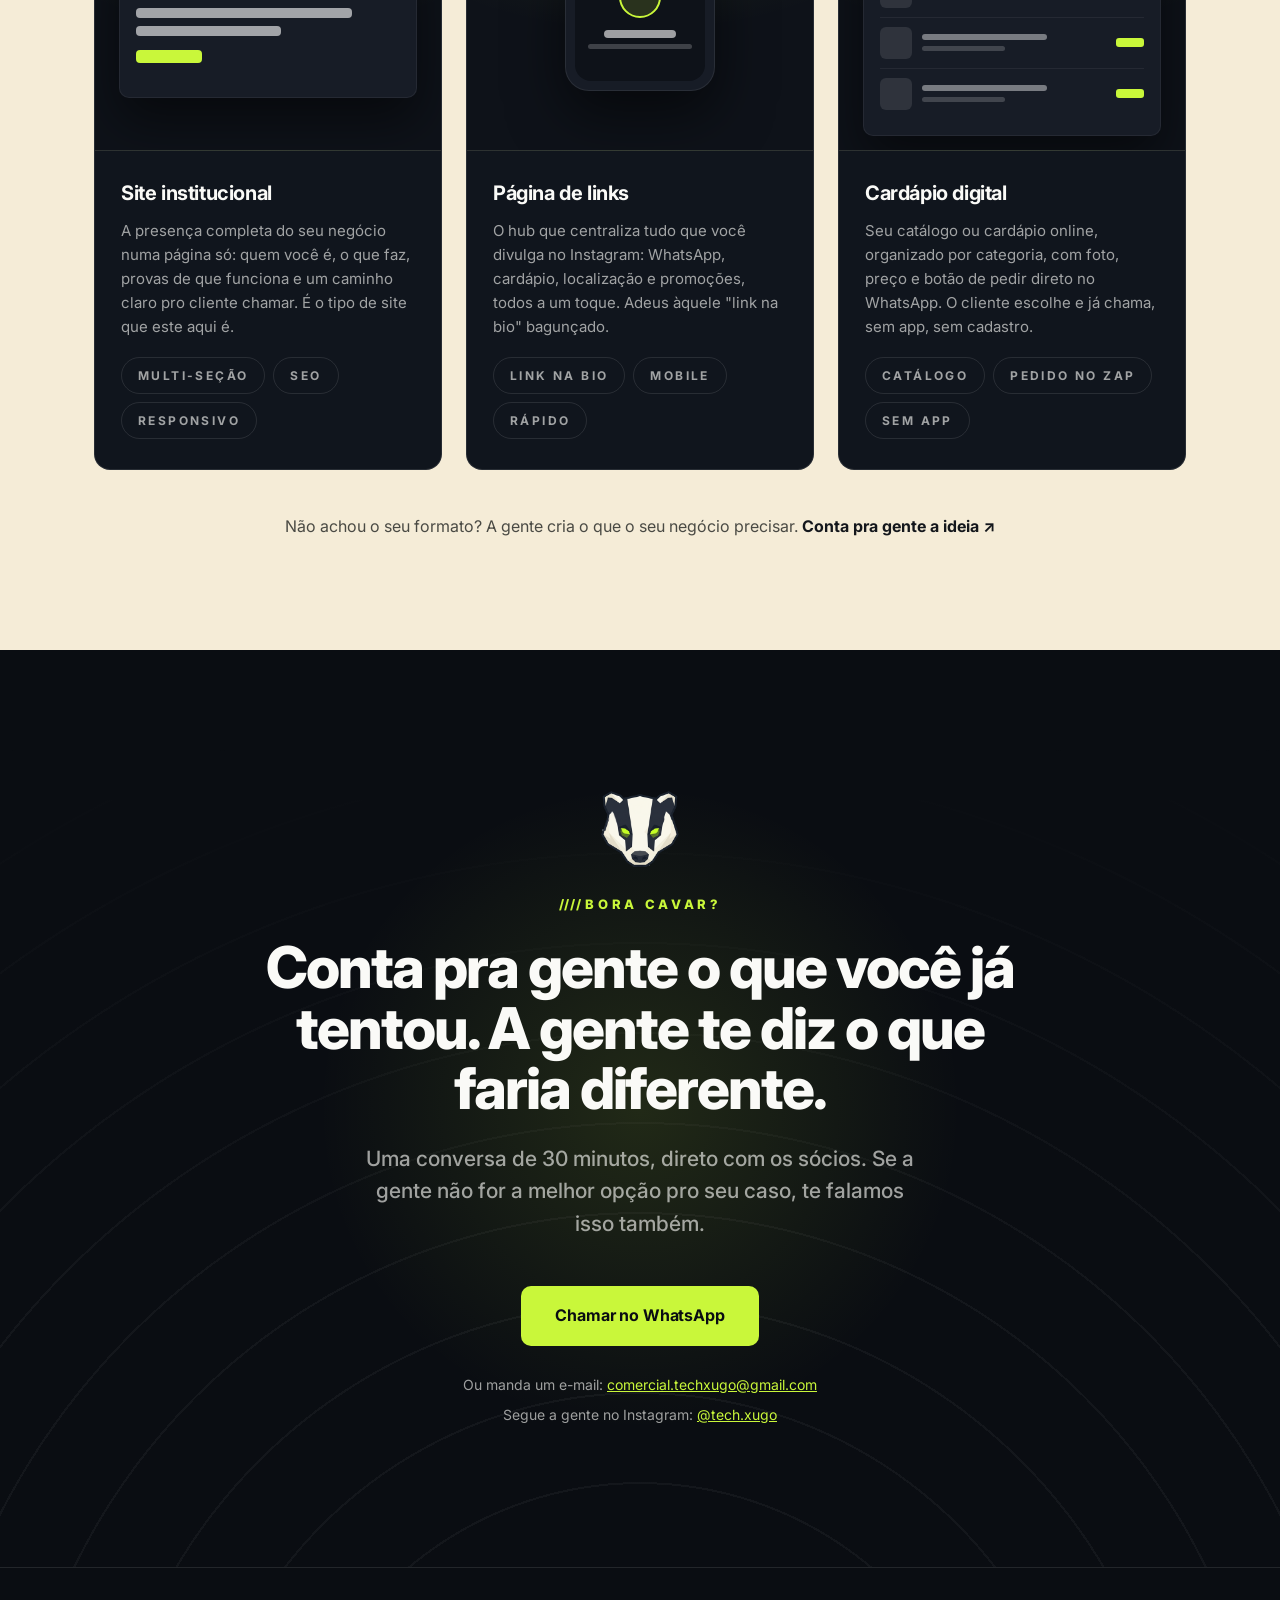
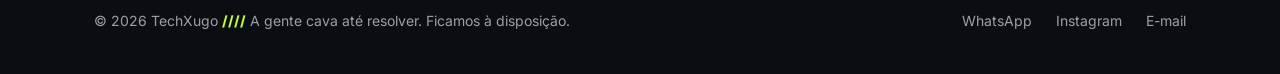
<file: trabalho/index.html>
<!DOCTYPE html>
<html lang="pt-BR">
<head>
  <meta charset="UTF-8">
  <meta name="viewport" content="width=device-width, initial-scale=1.0">
  <meta name="theme-color" content="#0A0D12">
  <title>Trabalho no ar · TechXugo</title>
  <meta name="description" content="Não é promessa, já tá rodando: cliente ativo com site no ar e os modelos de página que a gente entrega.">
  <link rel="icon" type="image/png" href="../assets/texugo-256.png">
  <link rel="preconnect" href="https://fonts.googleapis.com">
  <link rel="preconnect" href="https://fonts.gstatic.com" crossorigin>
  <link href="https://fonts.googleapis.com/css2?family=Inter:wght@400;500;600;700;800;900&display=swap" rel="stylesheet">
  <link rel="stylesheet" href="../styles.css?v=30378612">
</head>
<body>

  <!-- ============ MEDIDOR DE PROFUNDIDADE (scroll = cavar) ============ -->
  <div class="profundimetro" aria-hidden="true">
    <span class="prof-topo">0 m</span>
    <div class="prof-linha"><i class="prof-fill"></i></div>
    <span class="prof-label">0,0 m</span>
  </div>


  <!-- ============ HEADER ============ -->
  <header>
    <div class="container nav">
      <a class="logo" href="../index.html" aria-label="TechXugo">
        <img class="logo-mark" src="../assets/texugo-256.png" alt="Mascote texugo TechXugo" width="42" height="41">
        <span class="logo-word">tech<span class="volt">xugo</span></span>
      </a>
      <ul class="nav-links">
        <li><a href="../index.html">Início</a></li>
        <li><a href="../servicos/">Serviços</a></li>
        <li><a href="../trabalho/" aria-current="page">Trabalho no ar</a></li>
        <li><a href="../sobre/">Quem somos</a></li>
      </ul>
      <a class="btn btn-primary" href="#contato">Bora cavar?</a>
      <button class="hamburger" aria-label="Abrir menu" aria-expanded="false" aria-controls="menu-mobile">
        <span></span><span></span><span></span><span></span>
      </button>
    </div>
    <nav class="mobile-menu" id="menu-mobile">
      <a href="../index.html">Início</a>
      <a href="../servicos/">Serviços</a>
      <a href="../trabalho/" aria-current="page">Trabalho no ar</a>
      <a href="../sobre/">Quem somos</a>
      <a href="#contato">Bora cavar? →</a>
    </nav>
  </header>

  <!-- ============ PORTFÓLIO ============ -->
  <section class="section-light" id="portfolio">
    <div class="container">
      <div class="section-head reveal">
        <span class="eyebrow">Trabalho no ar</span>
        <h2>Não é promessa. Já tá rodando.</h2>
        <!-- <div class="garra-rule"><span></span><span></span><span></span><span></span></div> -->
      </div>
      <div class="portfolio-case">
        <div class="case-visual reveal">
          <div class="browser-frame">
            <div class="browser-bar">
              <i></i><i></i><i></i>
              <i class="url">pizzarianabrasa.netlify.app</i>
            </div>
            <img src="../assets/case-pizzaria-site.png" alt="Site da Pizzaria na Brasa, página inicial com pedido pelo WhatsApp">
          </div>
          <div class="phone-frame">
            <img src="../assets/case-pizzaria-links.png" alt="Página de links da Pizzaria na Brasa no celular">
          </div>
        </div>
        <div class="case-info reveal reveal-delay-1">
          <span class="eyebrow">Cliente ativo</span>
          <h3>Pizzaria na Brasa</h3>
          <p class="lead">
            Pizzaria artesanal de Schroeder, SC. A gente construiu a presença digital
            completa: site com cardápio e pedido direto no WhatsApp, mais a página de
            links que centraliza tudo no Instagram.
          </p>
          <div class="case-links">
            <a class="case-link" href="https://pizzarianabrasa.netlify.app/" target="_blank" rel="noopener">
              <span>
                <strong>Site completo</strong>
                <small>Cardápio, promoções e pedido no WhatsApp</small>
              </span>
              <span class="arrow">↗</span>
            </a>
            <a class="case-link" href="https://pizzarianabrasa.netlify.app/bio/" target="_blank" rel="noopener">
              <span>
                <strong>Página de links</strong>
                <small>Hub do Instagram: tudo a um toque</small>
              </span>
              <span class="arrow">↗</span>
            </a>
          </div>
        </div>
      </div>
    </div>
  </section>

  <!-- ============ MODELOS (VITRINE DE SOLUÇÕES) ============ -->
  <section class="section-light modelos" id="modelos">
    <div class="container">
      <div class="section-head reveal">
        <span class="eyebrow">O que a gente cria</span>
        <h2>Do link na bio ao site completo.</h2>
        <!-- <div class="garra-rule"><span></span><span></span><span></span><span></span></div> -->
        <p class="lead">
          Cada negócio precisa de um tipo de página. Aqui vão os modelos que a
          gente entrega, todos feitos sob medida pra sua marca, nunca template
          genérico de prateleira.
        </p>
      </div>

      <div class="modelos-grid">

        <!-- Modelo 1: Site institucional -->
        <div class="modelo reveal">
          <div class="modelo-preview">
            <div class="mock mock-browser">
              <div class="mock-bar"><i></i><i></i><i></i></div>
              <div class="mock-screen">
                <div class="mock-nav"><span></span><span class="mock-pill"></span></div>
                <div class="mock-hero">
                  <div class="mock-h"></div>
                  <div class="mock-h short"></div>
                  <div class="mock-btn"></div>
                </div>
                <!-- <div class="mock-cards"><div></div><div></div><div></div></div> -->
              </div>
            </div>
          </div>
          <div class="modelo-body">
            <h3>Site institucional</h3>
            <p>
              A presença completa do seu negócio numa página só: quem você é, o
              que faz, provas de que funciona e um caminho claro pro cliente
              chamar. É o tipo de site que este aqui é.
            </p>
            <div class="tags">
              <span class="tag">Multi-seção</span>
              <span class="tag">SEO</span>
              <span class="tag">Responsivo</span>
            </div>
          </div>
        </div>

        <!-- Modelo 2: Página de links -->
        <div class="modelo reveal reveal-delay-1">
          <div class="modelo-preview">
            <div class="mock mock-phone">
              <div class="mock-phone-screen">
                <div class="mock-avatar"></div>
                <div class="mock-name"></div>
                <div class="mock-sub"></div>
                <div class="mock-linklist">
                  <!-- <span></span><span class="on"></span><span></span><span></span> -->
                </div>
              </div>
            </div>
          </div>
          <div class="modelo-body">
            <h3>Página de links</h3>
            <p>
              O hub que centraliza tudo que você divulga no Instagram: WhatsApp,
              cardápio, localização e promoções, todos a um toque. Adeus àquele
              "link na bio" bagunçado.
            </p>
            <div class="tags">
              <span class="tag">Link na bio</span>
              <span class="tag">Mobile</span>
              <span class="tag">Rápido</span>
            </div>
          </div>
        </div>

        <!-- Modelo 3: Cardápio digital -->
        <div class="modelo reveal reveal-delay-2">
          <div class="modelo-preview">
            <div class="mock mock-browser mock-menu">
              <div class="mock-bar"><i></i><i></i><i></i></div>
              <div class="mock-screen">
                <div class="mock-menu-head"><span></span></div>
                <div class="mock-row"><div class="thumb"></div><div class="lines"><b></b><i></i></div><div class="price"></div></div>
                <div class="mock-row"><div class="thumb"></div><div class="lines"><b></b><i></i></div><div class="price"></div></div>
                <div class="mock-row"><div class="thumb"></div><div class="lines"><b></b><i></i></div><div class="price"></div></div>
              </div>
            </div>
          </div>
          <div class="modelo-body">
            <h3>Cardápio digital</h3>
            <p>
              Seu catálogo ou cardápio online, organizado por categoria, com foto,
              preço e botão de pedir direto no WhatsApp. O cliente escolhe e já
              chama, sem app, sem cadastro.
            </p>
            <div class="tags">
              <span class="tag">Catálogo</span>
              <span class="tag">Pedido no zap</span>
              <span class="tag">Sem app</span>
            </div>
          </div>
        </div>

      </div>

      <p class="modelos-foot reveal">
        Não achou o seu formato? A gente cria o que o seu negócio precisar.
        <a href="#contato">Conta pra gente a ideia ↗</a>
      </p>
    </div>
  </section>

  <!-- ============ CTA FINAL ============ -->
  <section class="cta-final" id="contato">
    <div class="container">
      <div class="cta-mascote reveal" aria-hidden="true">
        <img src="../assets/texugo-256.png" alt="" width="82" height="81">
      </div>
      <span class="eyebrow reveal">Bora cavar?</span>
      <h2 class="reveal">Conta pra gente o que você já tentou. A gente te diz o que faria diferente.</h2>
      <p class="lead reveal reveal-delay-1">
        Uma conversa de 30 minutos, direto com os sócios. Se a gente não for a melhor
        opção pro seu caso, te falamos isso também.
      </p>
      <a class="btn btn-primary reveal reveal-delay-2" href="https://wa.me/5547999712317" target="_blank" rel="noopener">
        Chamar no WhatsApp
      </a>
      <p class="hero-note reveal reveal-delay-2" style="margin-top: 28px;">
        Ou manda um e-mail: <a href="mailto:comercial.techxugo@gmail.com">comercial.techxugo@gmail.com</a>
      </p>
      <p class="hero-note reveal reveal-delay-2" style="margin-top: 8px;">
        Segue a gente no Instagram: <a href="https://instagram.com/tech.xugo" target="_blank" rel="noopener">@tech.xugo</a>
      </p>
    </div>
  </section>


  <!-- ============ FOOTER ============ -->
  <footer>
    <div class="container footer-row">
      <p>© 2026 TechXugo <span class="volt">////</span> A gente cava até resolver. Ficamos à disposição.</p>
      <div class="footer-links">
        <a href="https://wa.me/5547999712317" target="_blank" rel="noopener">WhatsApp</a>
        <a href="https://instagram.com/tech.xugo" target="_blank" rel="noopener">Instagram</a>
        <a href="mailto:comercial.techxugo@gmail.com">E-mail</a>
      </div>
    </div>
  </footer>

  <script src="../script.js?v=ceb15f57"></script>
</body>
</html>
</file>
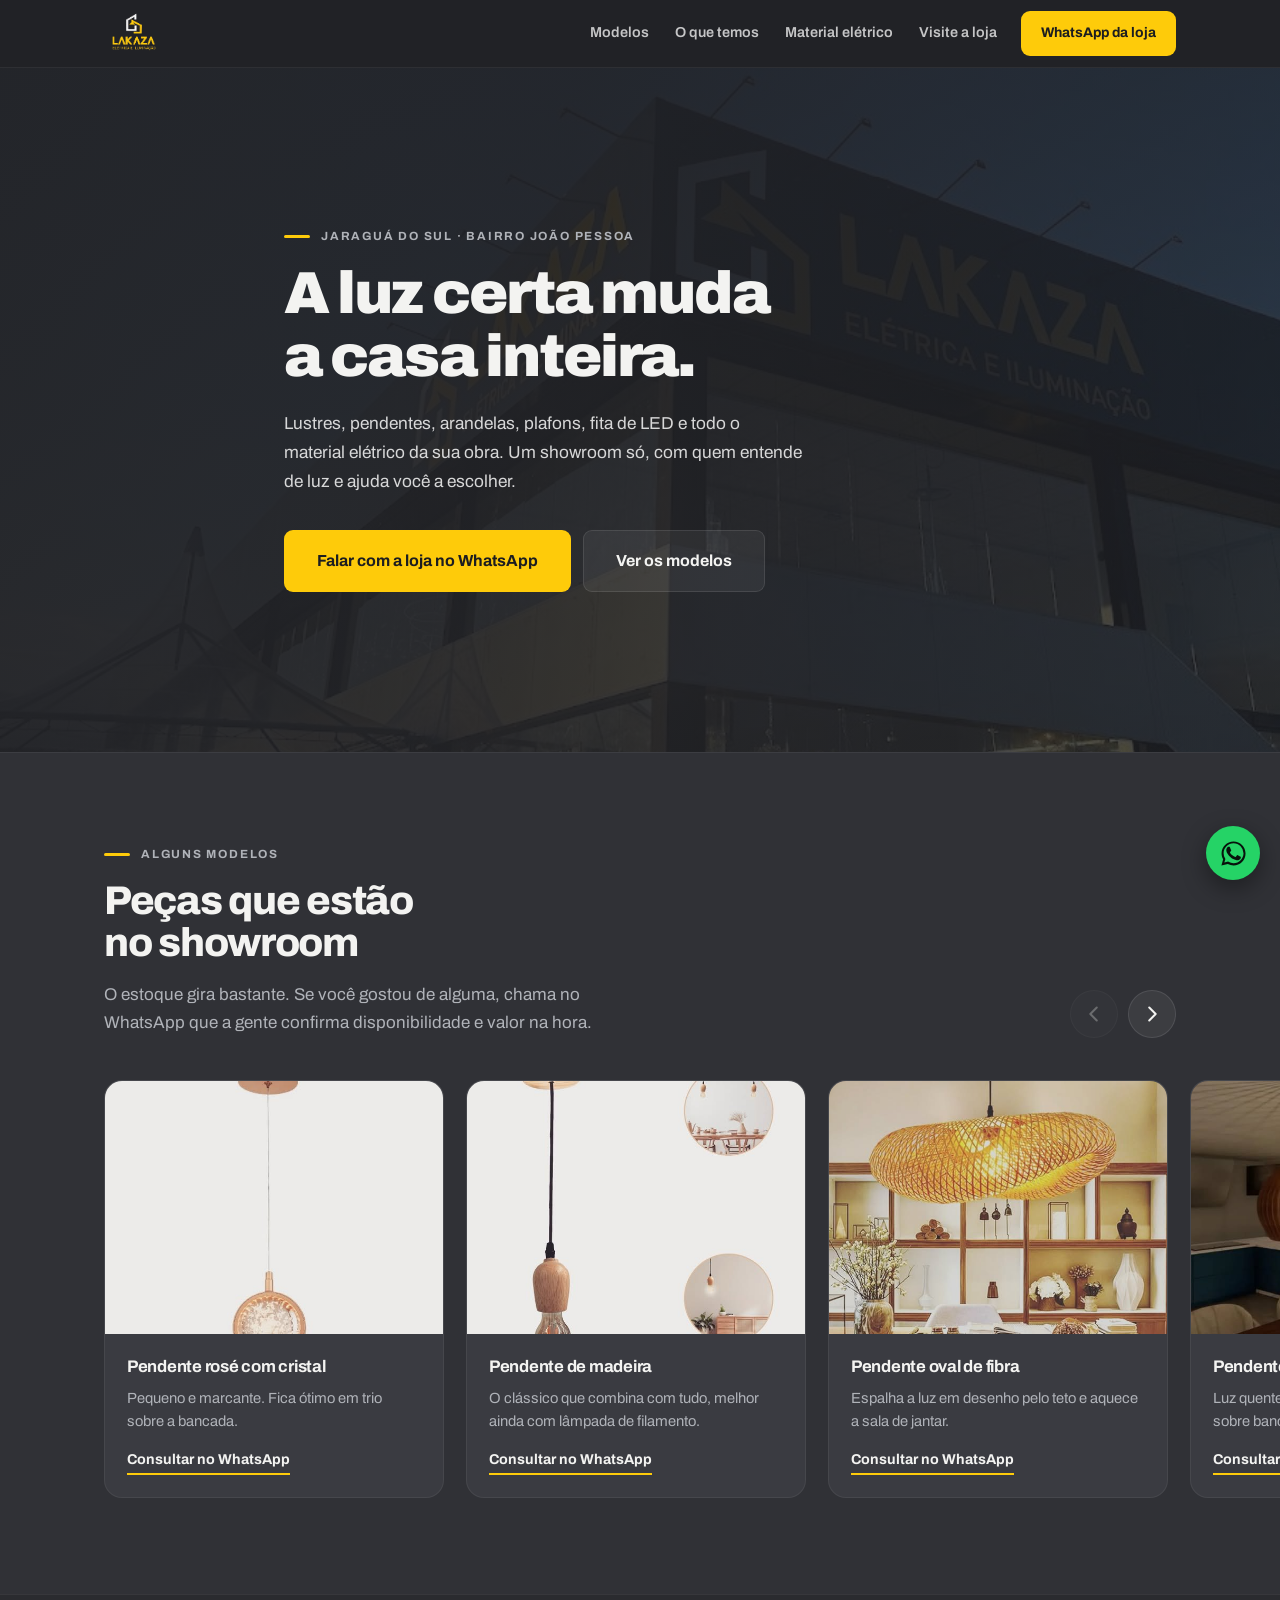
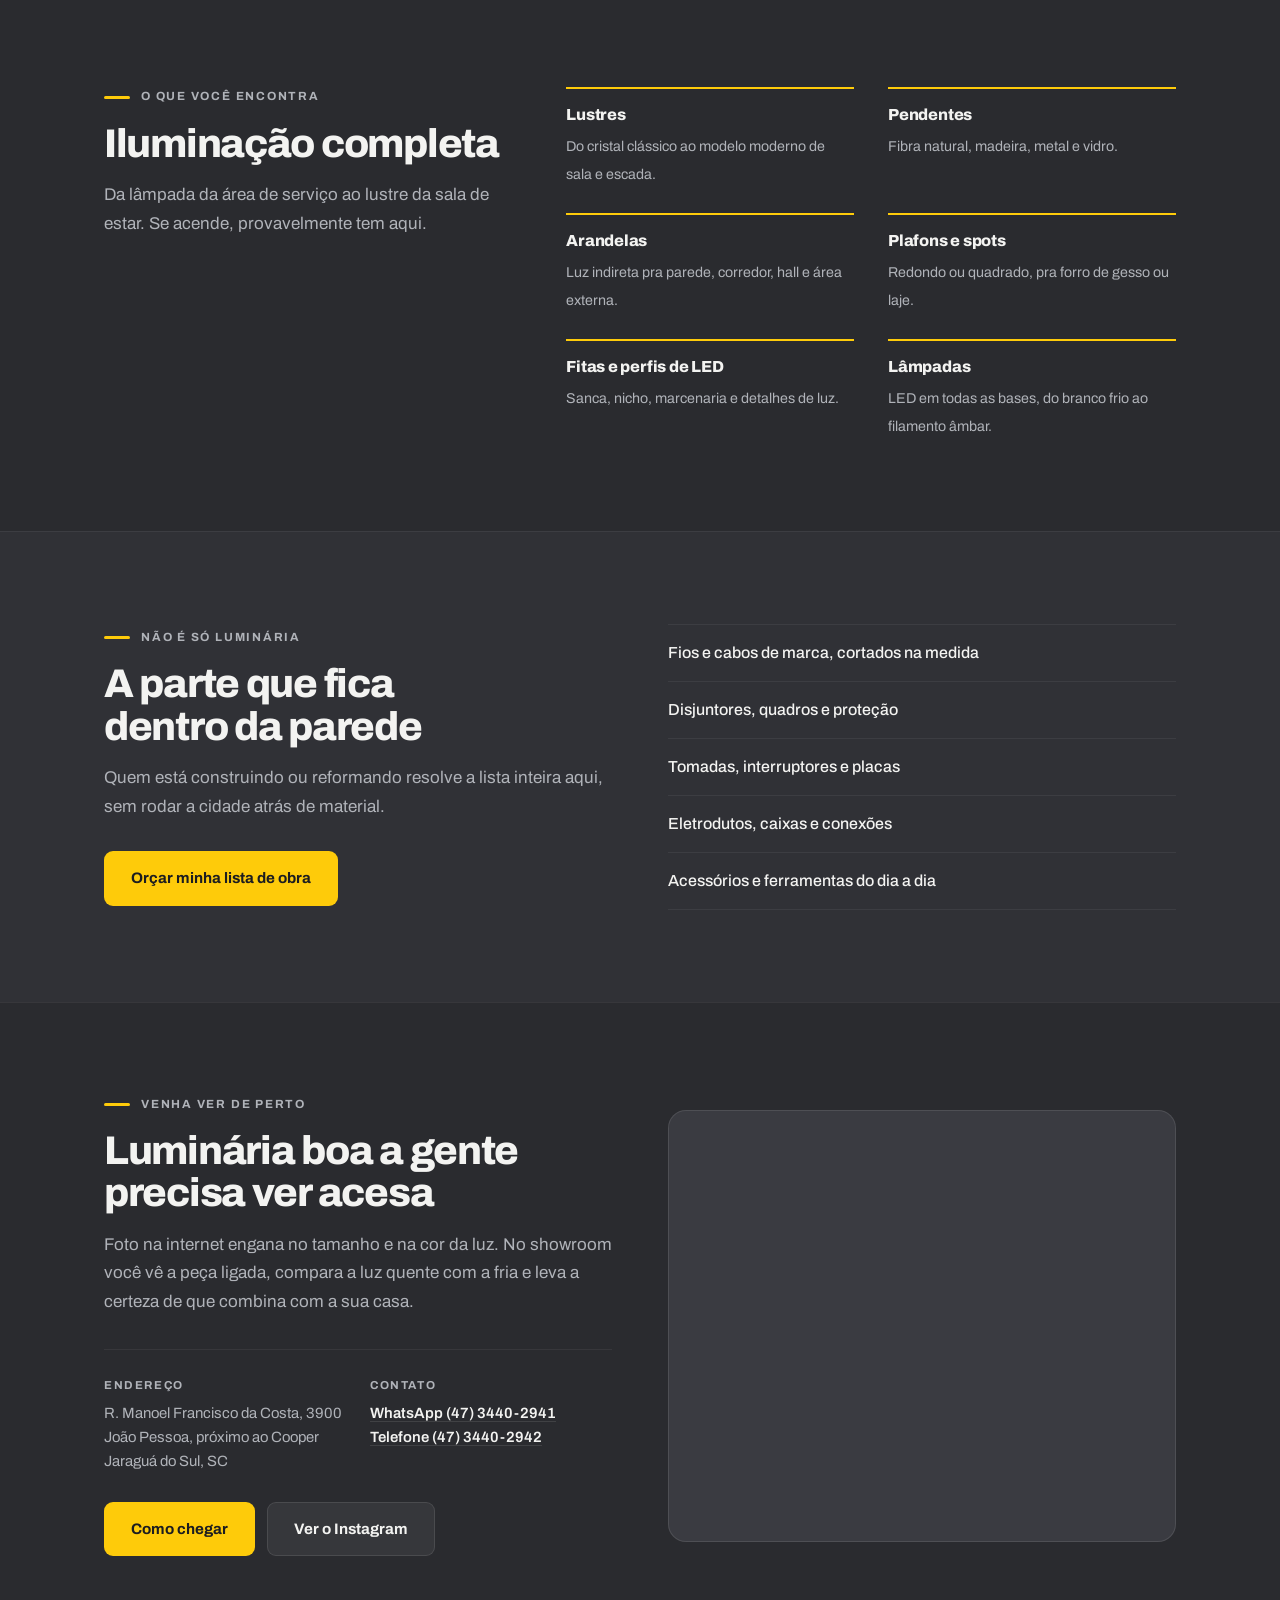
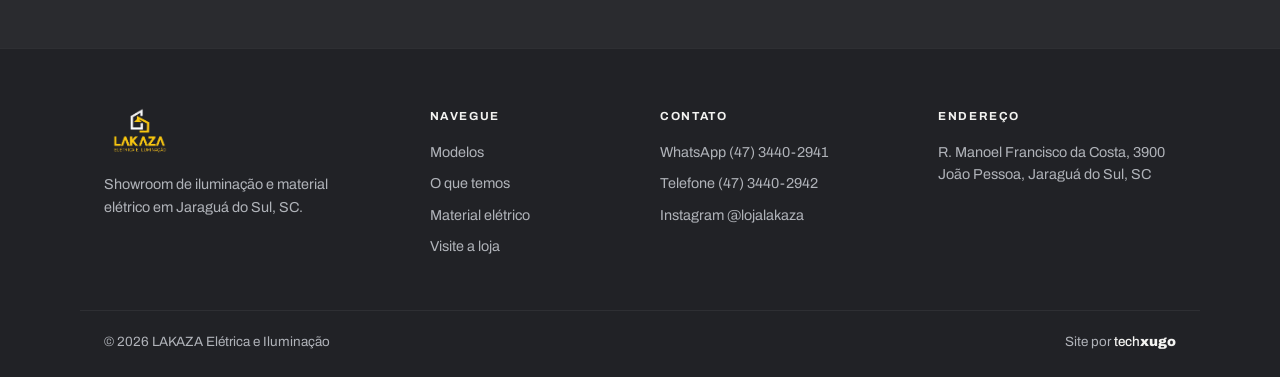
<file: models/iluminacao/index.html>
<!DOCTYPE html>
<html lang="pt-BR">
<head>
  <meta charset="UTF-8">
  <meta name="viewport" content="width=device-width, initial-scale=1.0">
  <title>LAKAZA Elétrica e Iluminação · Lustres, pendentes e material elétrico em Jaraguá do Sul</title>
  <meta name="description" content="Showroom de iluminação em Jaraguá do Sul: lustres, pendentes, arandelas, plafons, LED e material elétrico completo. Veja os modelos e fale com a loja no WhatsApp.">

  <!-- prévia do link no WhatsApp, Instagram e Facebook. Sem isto, o
       robô escolhe sozinho a maior imagem que achar e estica: foi o que
       aconteceu na primeira abordagem, pegou a logo de 322px e serrilhou.
       A imagem precisa de URL absoluta: os robôs não resolvem caminho relativo. -->
  <meta property="og:type" content="website">
  <meta property="og:site_name" content="LAKAZA Elétrica e Iluminação">
  <meta property="og:locale" content="pt_BR">
  <meta property="og:url" content="https://techxugo.com.br/models/iluminacao/">
  <meta property="og:title" content="LAKAZA Elétrica e Iluminação · Jaraguá do Sul">
  <meta property="og:description" content="Lustres, pendentes, arandelas, plafons, LED e material elétrico completo. Veja os modelos e fale com a loja no WhatsApp.">
  <meta property="og:image" content="https://techxugo.com.br/models/iluminacao/assets/og.jpg">
  <meta property="og:image:width" content="1200">
  <meta property="og:image:height" content="630">
  <meta property="og:image:alt" content="Fachada da loja LAKAZA Elétrica e Iluminação em Jaraguá do Sul">

  <meta name="twitter:card" content="summary_large_image">
  <meta name="twitter:title" content="LAKAZA Elétrica e Iluminação · Jaraguá do Sul">
  <meta name="twitter:description" content="Lustres, pendentes, arandelas, plafons, LED e material elétrico completo. Veja os modelos e fale com a loja no WhatsApp.">
  <meta name="twitter:image" content="https://techxugo.com.br/models/iluminacao/assets/og.jpg">

  <link rel="preconnect" href="https://fonts.googleapis.com">
  <link rel="preconnect" href="https://fonts.gstatic.com" crossorigin>
  <link href="https://fonts.googleapis.com/css2?family=Archivo:wght@400;500;600;700;800;900&display=swap" rel="stylesheet">
  <link rel="stylesheet" href="style.css">
</head>
<body>

<a href="#conteudo" class="skip-link">Ir para o conteúdo</a>

<!-- ══════════ HEADER ══════════ -->
<header class="header" id="topo">
  <div class="wrap header-inner">
    <a href="#topo" class="brand" aria-label="LAKAZA Elétrica e Iluminação, início">
      <img src="assets/lakaza-logo.png" alt="LAKAZA Elétrica e Iluminação" class="brand-logo">
    </a>

    <nav class="nav" id="nav" aria-label="Navegação principal">
      <a href="#modelos">Modelos</a>
      <a href="#catalogo">O que temos</a>
      <a href="#eletrica">Material elétrico</a>
      <a href="#visite">Visite a loja</a>
    </nav>

    <a class="btn btn-amber header-cta"
       href="https://wa.me/554734402941?text=Oi!%20Vim%20pelo%20site%20da%20LAKAZA%20e%20quero%20tirar%20uma%20d%C3%BAvida."
       target="_blank" rel="noopener">WhatsApp da loja</a>

    <button class="menu-toggle" id="menuToggle" aria-label="Abrir menu" aria-expanded="false" aria-controls="nav">
      <span></span><span></span><span></span>
    </button>
  </div>
</header>

<main id="conteudo">

<!-- ══════════ HERO ══════════ -->
<section class="hero">
  <!-- a fachada entra como fundo esmaecido: dá contexto de loja real
       sem competir com o texto -->
  <img class="hero-bg" src="assets/fachada.jpg" alt="" aria-hidden="true" width="900" height="912">
  <div class="hero-veu" aria-hidden="true"></div>

  <div class="wrap hero-inner">
    <p class="eyebrow reveal">Jaraguá do Sul · bairro João Pessoa</p>
    <h1 class="reveal d1">A luz certa muda<br>a casa inteira.</h1>
    <p class="hero-sub reveal d2">
      Lustres, pendentes, arandelas, plafons, fita de LED e todo o material
      elétrico da sua obra. Um showroom só, com quem entende de luz e ajuda
      você a escolher.
    </p>
    <div class="hero-actions reveal d3">
      <a class="btn btn-amber btn-lg"
         href="https://wa.me/554734402941?text=Oi!%20Vim%20pelo%20site%20e%20quero%20ajuda%20pra%20escolher%20a%20ilumina%C3%A7%C3%A3o."
         target="_blank" rel="noopener">Falar com a loja no WhatsApp</a>
      <a class="btn btn-line btn-lg" href="#modelos">Ver os modelos</a>
    </div>
  </div>
</section>

<!-- ══════════ MODELOS ══════════ -->
<section class="section" id="modelos">
  <div class="wrap">
    <header class="sec-head carrossel-head reveal">
      <div>
        <p class="eyebrow">Alguns modelos</p>
        <h2>Peças que estão<br>no showroom</h2>
        <p class="sec-sub">
          O estoque gira bastante. Se você gostou de alguma, chama no WhatsApp
          que a gente confirma disponibilidade e valor na hora.
        </p>
      </div>

      <div class="carrossel-nav">
        <button type="button" class="seta" id="antes" aria-label="Ver modelos anteriores" aria-controls="trilho">
          <svg viewBox="0 0 24 24" aria-hidden="true"><path d="M15 5l-7 7 7 7" fill="none" stroke="currentColor" stroke-width="2.2" stroke-linecap="round" stroke-linejoin="round"/></svg>
        </button>
        <button type="button" class="seta" id="depois" aria-label="Ver próximos modelos" aria-controls="trilho">
          <svg viewBox="0 0 24 24" aria-hidden="true"><path d="M9 5l7 7-7 7" fill="none" stroke="currentColor" stroke-width="2.2" stroke-linecap="round" stroke-linejoin="round"/></svg>
        </button>
      </div>
    </header>
  </div>

  <div class="carrossel">
    <ul class="trilho" id="trilho" tabindex="0" role="region" aria-label="Modelos disponíveis no showroom">
      <li class="produto reveal">
        <figure><img src="assets/pendente-cristal.jpg" alt="Pendente redondo rosé com cúpula de cristal" width="621" height="640" loading="lazy"></figure>
        <div class="produto-txt">
          <h3>Pendente rosé com cristal</h3>
          <p>Pequeno e marcante. Fica ótimo em trio sobre a bancada.</p>
          <a class="link"
             href="https://wa.me/554734402941?text=Oi!%20Vi%20o%20pendente%20ros%C3%A9%20com%20cristal%20no%20site.%20Ainda%20tem%20dispon%C3%ADvel%3F%20Qual%20o%20valor%3F"
             target="_blank" rel="noopener">Consultar no WhatsApp</a>
        </div>
      </li>

      <li class="produto reveal d1">
        <figure><img src="assets/pendente-madeira.jpg" alt="Pendente de madeira com soquete aparente e lâmpada de filamento" width="640" height="640" loading="lazy"></figure>
        <div class="produto-txt">
          <h3>Pendente de madeira</h3>
          <p>O clássico que combina com tudo, melhor ainda com lâmpada de filamento.</p>
          <a class="link"
             href="https://wa.me/554734402941?text=Oi!%20Vi%20o%20pendente%20de%20madeira%20com%20soquete%20no%20site.%20Ainda%20tem%20dispon%C3%ADvel%3F%20Qual%20o%20valor%3F"
             target="_blank" rel="noopener">Consultar no WhatsApp</a>
        </div>
      </li>

      <li class="produto reveal d2">
        <figure><img src="assets/pendente-bambu.jpg" alt="Pendente oval de fibra natural aceso sobre mesa de jantar" width="640" height="640" loading="lazy"></figure>
        <div class="produto-txt">
          <h3>Pendente oval de fibra</h3>
          <p>Espalha a luz em desenho pelo teto e aquece a sala de jantar.</p>
          <a class="link"
             href="https://wa.me/554734402941?text=Oi!%20Vi%20o%20pendente%20oval%20de%20fibra%20natural%20no%20site.%20Ainda%20tem%20dispon%C3%ADvel%3F%20Qual%20o%20valor%3F"
             target="_blank" rel="noopener">Consultar no WhatsApp</a>
        </div>
      </li>

      <li class="produto reveal d3">
        <figure><img src="assets/pendente-ripado.jpg" alt="Pendentes ripados de madeira acesos sobre bancada de cozinha" width="640" height="640" loading="lazy"></figure>
        <div class="produto-txt">
          <h3>Pendente ripado</h3>
          <p>Luz quente e sombra desenhada no teto. Ideal sobre bancada.</p>
          <a class="link"
             href="https://wa.me/554734402941?text=Oi!%20Vi%20o%20pendente%20ripado%20no%20site.%20Ainda%20tem%20dispon%C3%ADvel%3F%20Qual%20o%20valor%3F"
             target="_blank" rel="noopener">Consultar no WhatsApp</a>
        </div>
      </li>

      <li class="produto produto-cta reveal d3">
        <div class="produto-txt">
          <h3>Procura um modelo específico?</h3>
          <p>Manda a foto da referência ou do ambiente. A gente procura no estoque e mostra as opções parecidas.</p>
          <a class="btn btn-amber"
             href="https://wa.me/554734402941?text=Oi!%20Estou%20procurando%20um%20modelo%20espec%C3%ADfico%20de%20lumin%C3%A1ria.%20Posso%20mandar%20a%20foto%20da%20refer%C3%AAncia%3F"
             target="_blank" rel="noopener">Mandar foto no WhatsApp</a>
        </div>
      </li>
    </ul>
  </div>
</section>

<!-- ══════════ CATÁLOGO ══════════ -->
<section class="section section-alt" id="catalogo">
  <div class="wrap catalogo-inner">
    <header class="sec-head reveal">
      <p class="eyebrow">O que você encontra</p>
      <h2>Iluminação completa</h2>
      <p class="sec-sub">
        Da lâmpada da área de serviço ao lustre da sala de estar.
        Se acende, provavelmente tem aqui.
      </p>
    </header>

    <ul class="tipos reveal d1">
      <li><b>Lustres</b><span>Do cristal clássico ao modelo moderno de sala e escada.</span></li>
      <li><b>Pendentes</b><span>Fibra natural, madeira, metal e vidro.</span></li>
      <li><b>Arandelas</b><span>Luz indireta pra parede, corredor, hall e área externa.</span></li>
      <li><b>Plafons e spots</b><span>Redondo ou quadrado, pra forro de gesso ou laje.</span></li>
      <li><b>Fitas e perfis de LED</b><span>Sanca, nicho, marcenaria e detalhes de luz.</span></li>
      <li><b>Lâmpadas</b><span>LED em todas as bases, do branco frio ao filamento âmbar.</span></li>
    </ul>
  </div>
</section>

<!-- ══════════ ELÉTRICA ══════════ -->
<section class="section" id="eletrica">
  <div class="wrap eletrica-inner">
    <div class="reveal">
      <p class="eyebrow">Não é só luminária</p>
      <h2>A parte que fica<br>dentro da parede</h2>
      <p class="sec-sub">
        Quem está construindo ou reformando resolve a lista inteira aqui,
        sem rodar a cidade atrás de material.
      </p>
      <a class="btn btn-amber ele-btn"
         href="https://wa.me/554734402941?text=Oi!%20Estou%20em%20obra%20e%20queria%20or%C3%A7ar%20uma%20lista%20de%20material%20el%C3%A9trico.%20Posso%20mandar%20a%20lista%3F"
         target="_blank" rel="noopener">Orçar minha lista de obra</a>
    </div>

    <ul class="ele-list reveal d1">
      <li>Fios e cabos de marca, cortados na medida</li>
      <li>Disjuntores, quadros e proteção</li>
      <li>Tomadas, interruptores e placas</li>
      <li>Eletrodutos, caixas e conexões</li>
      <li>Acessórios e ferramentas do dia a dia</li>
    </ul>
  </div>
</section>

<!-- ══════════ VISITE ══════════ -->
<section class="section section-alt" id="visite">
  <div class="wrap visite-inner">
    <div class="visite-txt reveal">
      <p class="eyebrow">Venha ver de perto</p>
      <h2>Luminária boa a gente<br>precisa ver acesa</h2>
      <p class="sec-sub">
        Foto na internet engana no tamanho e na cor da luz. No showroom você
        vê a peça ligada, compara a luz quente com a fria e leva a certeza de
        que combina com a sua casa.
      </p>

      <dl class="contato">
        <div>
          <dt>Endereço</dt>
          <dd>R. Manoel Francisco da Costa, 3900<br>João Pessoa, próximo ao Cooper<br>Jaraguá do Sul, SC</dd>
        </div>
        <div>
          <dt>Contato</dt>
          <dd>
            <a href="https://wa.me/554734402941" target="_blank" rel="noopener">WhatsApp (47) 3440-2941</a><br>
            <a href="tel:+554734402942">Telefone (47) 3440-2942</a>
          </dd>
        </div>
      </dl>

      <div class="visite-actions">
        <a class="btn btn-amber" href="https://maps.app.goo.gl/DxyW6x1Pzf1LybEa6" target="_blank" rel="noopener">Como chegar</a>
        <a class="btn btn-line" href="https://www.instagram.com/lojalakaza/" target="_blank" rel="noopener">Ver o Instagram</a>
      </div>
    </div>

    <div class="mapa reveal d1">
      <iframe
        title="Mapa com a localização da loja LAKAZA"
        src="https://www.google.com/maps?q=R.+Manoel+Francisco+da+Costa,+3900,+Jaragu%C3%A1+do+Sul,+SC&output=embed"
        loading="lazy" referrerpolicy="no-referrer-when-downgrade"></iframe>
    </div>
  </div>
</section>

</main>

<!-- ══════════ FOOTER ══════════ -->
<footer class="footer">
  <div class="wrap footer-inner">
    <div class="footer-brand">
      <img src="assets/lakaza-logo.png" alt="LAKAZA Elétrica e Iluminação" class="footer-logo">
      <p>Showroom de iluminação e material elétrico em Jaraguá do Sul, SC.</p>
    </div>

    <div class="footer-col">
      <h4>Navegue</h4>
      <a href="#modelos">Modelos</a>
      <a href="#catalogo">O que temos</a>
      <a href="#eletrica">Material elétrico</a>
      <a href="#visite">Visite a loja</a>
    </div>

    <div class="footer-col">
      <h4>Contato</h4>
      <a href="https://wa.me/554734402941" target="_blank" rel="noopener">WhatsApp (47) 3440-2941</a>
      <a href="tel:+554734402942">Telefone (47) 3440-2942</a>
      <a href="https://www.instagram.com/lojalakaza/" target="_blank" rel="noopener">Instagram @lojalakaza</a>
    </div>

    <div class="footer-col">
      <h4>Endereço</h4>
      <a href="https://maps.app.goo.gl/DxyW6x1Pzf1LybEa6" target="_blank" rel="noopener">
        R. Manoel Francisco da Costa, 3900<br>João Pessoa, Jaraguá do Sul, SC
      </a>
    </div>
  </div>

  <div class="wrap footer-base">
    <span>© 2026 LAKAZA Elétrica e Iluminação</span>
    <span>Site por <a href="https://techxugo.com.br" class="credit" target="_blank" rel="noopener">tech<em>xugo</em></a></span>
  </div>
</footer>

<a class="wa-float"
   href="https://wa.me/554734402941?text=Oi!%20Vim%20pelo%20site%20da%20LAKAZA."
   target="_blank" rel="noopener" aria-label="Falar com a LAKAZA no WhatsApp">
  <svg viewBox="0 0 24 24" fill="currentColor" aria-hidden="true">
    <path d="M17.47 14.38c-.3-.15-1.75-.86-2.02-.96-.27-.1-.47-.15-.67.15-.2.3-.77.96-.94 1.16-.17.2-.35.22-.64.07-.3-.15-1.25-.46-2.38-1.47-.88-.78-1.47-1.75-1.65-2.05-.17-.3-.02-.46.13-.6.13-.14.3-.35.45-.52.15-.17.2-.3.3-.5.1-.2.05-.37-.02-.52-.08-.15-.67-1.6-.92-2.2-.24-.58-.49-.5-.67-.51h-.57c-.2 0-.52.07-.8.37-.27.3-1.04 1.02-1.04 2.48s1.07 2.88 1.22 3.08c.15.2 2.1 3.2 5.08 4.49.71.3 1.26.49 1.7.63.71.23 1.36.19 1.87.12.57-.09 1.75-.72 2-1.41.25-.7.25-1.29.17-1.41-.07-.13-.27-.2-.57-.35z"/>
    <path d="M12.04 2C6.58 2 2.13 6.45 2.13 11.91c0 1.75.46 3.45 1.32 4.95L2 22l5.25-1.38a9.87 9.87 0 0 0 4.79 1.22h.01c5.46 0 9.91-4.45 9.91-9.91C21.96 6.45 17.5 2 12.04 2zm0 18.02h-.01a8.2 8.2 0 0 1-4.18-1.15l-.3-.18-3.11.82.83-3.04-.2-.31a8.16 8.16 0 0 1-1.25-4.36c0-4.54 3.7-8.23 8.24-8.23 2.2 0 4.27.86 5.82 2.41a8.18 8.18 0 0 1 2.41 5.83c0 4.54-3.7 8.21-8.25 8.21z"/>
  </svg>
</a>

<script src="script.js"></script>
</body>
</html>
</file>
<file: styles.css>
/* ==========================================================
   TechXugo: Landing Page (identidade texugo)
   Paleta: dark #0A0D12 + volt #C9F73A + cream #F5ECD7
   Motivos: cabeça de texugo geométrica, marcas de garra (///),
   blueprint, descida na toca (profundímetro)
   ========================================================== */

:root {
  --dark: #0A0D12;
  --dark-2: #10151D;
  --cream: #F5ECD7;
  --off-white: #FAFAF7;
  --text-on-dark: #FAFAF7;
  --text-on-light: #14171C;
  --body-on-light: #4A4A44;
  --muted-on-dark: rgba(250, 250, 247, 0.62);
  --accent: #C9F73A;
  --accent-dim: rgba(201, 247, 58, 0.14);
  --terra: #8A6240;
  --border-dark: rgba(255, 255, 255, 0.1);
  --border-light: rgba(20, 23, 28, 0.12);
}

* { margin: 0; padding: 0; box-sizing: border-box; }

html { scroll-behavior: smooth; }

body {
  font-family: 'Inter', -apple-system, sans-serif;
  background: var(--dark);
  color: var(--text-on-dark);
  font-size: 17px;
  line-height: 1.6;
  -webkit-font-smoothing: antialiased;
  overflow-x: hidden;
}

.container { max-width: 1140px; margin: 0 auto; padding: 0 24px; }

::selection { background: var(--accent); color: var(--dark); }

.volt { color: var(--accent); }

/* ---------- Tipografia ---------- */
.eyebrow {
  font-size: 13px;
  font-weight: 800;
  text-transform: uppercase;
  letter-spacing: 0.28em;
  color: var(--accent);
  display: block;
  margin-bottom: 22px;
}
/* as quatro garras viram prefixo de toda label */
.eyebrow::before { content: '//// '; letter-spacing: 0.06em; }

/* em seções claras (cream), texto lime direto no fundo fica sem contraste;
   vira um selo com fundo pra continuar legível */
.section-light .eyebrow {
  display: inline-block;
  color: var(--dark);
  background: var(--accent);
  padding: 7px 16px;
  border-radius: 100px;
  margin-bottom: 24px;
}

h1 {
  font-size: clamp(42px, 6.2vw, 82px);
  font-weight: 900;
  line-height: 0.98;
  letter-spacing: -0.04em;
}

h2 {
  font-size: clamp(34px, 4.5vw, 58px);
  font-weight: 800;
  line-height: 1.05;
  letter-spacing: -0.035em;
}

h3 { font-size: 22px; font-weight: 700; letter-spacing: -0.02em; }

.lead {
  font-size: clamp(18px, 2vw, 21px);
  font-weight: 500;
  line-height: 1.55;
}

/* ---------- Marcas de garra (divisor de seção) ---------- */
.garra-rule {
  display: flex;
  gap: 8px;
  height: 20px;
  margin: 28px 0;
}
.garra-rule span {
  width: 5px;
  height: 100%;
  background: var(--accent);
  transform: skewX(-24deg);
  border-radius: 2px;
}
.section-light .garra-rule span { background: var(--text-on-light); }
.diferencial .garra-rule span { background: var(--accent); }

/* ---------- Botões ---------- */
.btn {
  display: inline-flex;
  align-items: center;
  gap: 10px;
  font-family: inherit;
  font-weight: 700;
  font-size: 16px;
  letter-spacing: -0.01em;
  text-decoration: none;
  padding: 17px 34px;
  border-radius: 10px;
  border: none;
  cursor: pointer;
  transition: transform 0.18s ease, box-shadow 0.18s ease, opacity 0.18s ease;
}
.btn:hover { transform: translateY(-3px); }

.btn-primary {
  background: var(--accent);
  color: var(--dark);
  box-shadow: 0 0 0 rgba(201, 247, 58, 0);
}
.btn-primary:hover { box-shadow: 0 12px 40px rgba(201, 247, 58, 0.35); }

.btn-ghost {
  background: transparent;
  color: var(--text-on-dark);
  border: 1px solid var(--border-dark);
}
.btn-ghost:hover { border-color: rgba(255, 255, 255, 0.35); }

.btn-dark { background: var(--dark); color: var(--off-white); }
.btn-dark:hover { box-shadow: 0 12px 34px rgba(20, 23, 28, 0.28); }

/* ---------- Profundímetro (scroll = cavar) ---------- */
.profundimetro {
  position: fixed;
  right: 26px;
  top: 50%;
  transform: translateY(-50%);
  z-index: 90;
  display: flex;
  flex-direction: column;
  align-items: center;
  gap: 10px;
  pointer-events: none;
}
.prof-topo, .prof-label {
  font-size: 10px;
  font-weight: 800;
  text-transform: uppercase;
  letter-spacing: 0.18em;
  color: rgba(138, 145, 152, 0.9);
  white-space: nowrap;
  transition: color 0.3s ease;
}
.prof-label { color: var(--accent); }
.prof-linha {
  position: relative;
  width: 2px;
  height: 200px;
  background: rgba(138, 145, 152, 0.35);
  border-radius: 2px;
  overflow: hidden;
  transition: background-color 0.3s ease;
}
.prof-fill {
  position: absolute;
  inset: 0;
  background: var(--accent);
  transform: scaleY(0);
  transform-origin: top;
  transition: background-color 0.3s ease;
}

/* sobre seções claras (cream) ou volt: medidor escuro pra ganhar contraste */
.profundimetro.on-light .prof-topo { color: rgba(20, 23, 28, 0.5); }
.profundimetro.on-light .prof-label { color: #14171C; }
.profundimetro.on-light .prof-linha { background: rgba(20, 23, 28, 0.22); }
.profundimetro.on-light .prof-fill { background: #14171C; }

/* ---------- Header ---------- */
header {
  position: sticky;
  top: 0;
  z-index: 100;
  background: rgba(10, 13, 18, 0.82);
  backdrop-filter: blur(14px);
  border-bottom: 1px solid transparent;
  transition: border-color 0.25s ease;
}
header.scrolled { border-bottom-color: var(--border-dark); }

.nav { display: flex; align-items: center; justify-content: space-between; height: 76px; }

.logo { display: flex; align-items: center; gap: 10px; text-decoration: none; }
.logo svg { height: 36px; width: auto; display: block; }
.logo-mark { height: 38px; width: auto; display: block; }
.logo-word {
  font-size: 26px;
  font-weight: 900;
  letter-spacing: -0.04em;
  color: var(--off-white);
  line-height: 1;
}

.nav-links { display: flex; gap: 28px; list-style: none; align-items: center; }
.nav-links a {
  color: var(--muted-on-dark);
  text-decoration: none;
  font-size: 15px;
  font-weight: 600;
  transition: color 0.15s;
}
.nav-links a:hover { color: var(--accent); }
.nav-links a[aria-current="page"] { color: var(--text-on-dark); }

.nav .btn { padding: 12px 24px; font-size: 14px; }

/* Menu mobile: o ícone é uma marca de arranhão. Texugo tem cinco dedos por
   pata, e numa passada de garra os dois dedos do meio cravam mais fundo que
   os de fora: por isso quatro riscos, os externos mais curtos. Fechado são
   garras paralelas na diagonal; aberto, as de fora cruzam em X. */
.hamburger {
  display: none;
  position: relative;
  width: 48px;
  height: 48px;
  background: var(--dark-2);
  border: 1px solid var(--border-dark);
  border-radius: 12px;
  cursor: pointer;
  padding: 0;
  transition: border-color 0.2s ease, background 0.2s ease;
  -webkit-tap-highlight-color: transparent;
}
.hamburger:hover { border-color: rgba(201, 247, 58, 0.45); }
.hamburger:active { background: #161C26; }
.hamburger.open { border-color: rgba(201, 247, 58, 0.45); }
.hamburger:focus-visible {
  outline: 2px solid var(--accent);
  outline-offset: 2px;
}
.hamburger span {
  position: absolute;
  left: 50%;
  top: 50%;
  width: 3px;
  height: 20px;
  border-radius: 2px;
  background: var(--accent);
  transition: transform 0.28s cubic-bezier(0.4, 0, 0.2, 1), opacity 0.16s ease;
}
.hamburger span:nth-child(1) { transform: translate(-50%, -50%) translateX(-10.5px) rotate(26deg) scaleY(0.72); }
.hamburger span:nth-child(2) { transform: translate(-50%, -50%) translateX(-3.5px) rotate(26deg); }
.hamburger span:nth-child(3) { transform: translate(-50%, -50%) translateX(3.5px) rotate(26deg); }
.hamburger span:nth-child(4) { transform: translate(-50%, -50%) translateX(10.5px) rotate(26deg) scaleY(0.72); }

/* os dois riscos do meio recolhem e os de fora fecham em X: gesto de "fechar" */
.hamburger.open span:nth-child(1) { transform: translate(-50%, -50%) rotate(45deg); }
.hamburger.open span:nth-child(2),
.hamburger.open span:nth-child(3) { opacity: 0; transform: translate(-50%, -50%) rotate(26deg) scaleY(0.3); }
.hamburger.open span:nth-child(4) { transform: translate(-50%, -50%) rotate(-45deg); }

@media (prefers-reduced-motion: reduce) {
  .hamburger span { transition: none; }
}

.mobile-menu {
  display: none;
  flex-direction: column;
  gap: 4px;
  padding: 12px 24px 24px;
  border-top: 1px solid var(--border-dark);
}
.mobile-menu.open { display: flex; }
.mobile-menu a {
  position: relative;
  color: var(--muted-on-dark);
  text-decoration: none;
  font-weight: 600;
  font-size: 17px;
  /* a calha da esquerda é reservada em todos os itens: sem ela o texto
     pularia de lugar quando o item vira o atual */
  padding: 12px 0 12px 22px;
  border-bottom: 1px solid var(--border-dark);
}
.mobile-menu a:last-child { border-bottom: none; color: var(--accent); }
.mobile-menu a:focus-visible {
  outline: 2px solid var(--accent);
  outline-offset: -2px;
  border-radius: 6px;
}

/* a garra cravada marca em que página você está, no mesmo ângulo do ícone */
.mobile-menu a[aria-current="page"] { color: var(--text-on-dark); }
.mobile-menu a[aria-current="page"]::before {
  content: '';
  position: absolute;
  left: 3px;
  top: 50%;
  width: 3px;
  height: 19px;
  border-radius: 2px;
  background: var(--accent);
  transform: translateY(-50%) rotate(26deg);
}

/* ---------- Hero ---------- */
.hero {
  position: relative;
  padding: 96px 0 104px;
  overflow: hidden;
}

/* grade de fundo estilo blueprint */
.hero::before {
  content: '';
  position: absolute;
  inset: 0;
  background-image:
    linear-gradient(var(--border-dark) 1px, transparent 1px),
    linear-gradient(90deg, var(--border-dark) 1px, transparent 1px);
  background-size: 72px 72px;
  mask-image: radial-gradient(ellipse 80% 70% at 50% 30%, black 30%, transparent 75%);
  -webkit-mask-image: radial-gradient(ellipse 80% 70% at 50% 30%, black 30%, transparent 75%);
  pointer-events: none;
}

/* glow que segue o mouse (movido via JS) */
.hero-glow {
  position: absolute;
  width: 560px;
  height: 560px;
  border-radius: 50%;
  background: radial-gradient(circle, rgba(201, 247, 58, 0.13) 0%, transparent 65%);
  top: -120px;
  left: 30%;
  pointer-events: none;
  transition: transform 0.4s ease-out;
}

.hero .container { position: relative; }

.hero-grid {
  display: grid;
  grid-template-columns: 1.12fr 0.88fr;
  gap: 44px;
  align-items: center;
}

.hero h1 .rotator {
  color: var(--accent);
  display: inline-block;
  min-width: 0.5em;
}
.hero h1 .cursor-bar {
  display: inline-block;
  width: 0.07em;
  height: 0.82em;
  background: var(--accent);
  vertical-align: -0.08em;
  margin-left: 0.05em;
  animation: blink 1s step-end infinite;
}
@keyframes blink { 50% { opacity: 0; } }

.hero .lead { max-width: 620px; margin: 36px 0 46px; color: var(--muted-on-dark); }

.hero-ctas { display: flex; gap: 16px; flex-wrap: wrap; }

.hero-note { margin-top: 26px; font-size: 14px; color: var(--muted-on-dark); }
.hero-note .dot {
  display: inline-block;
  width: 8px;
  height: 8px;
  border-radius: 50%;
  background: var(--accent);
  margin-right: 8px;
  animation: pulse 2s ease-in-out infinite;
}
@keyframes pulse {
  0%, 100% { box-shadow: 0 0 0 0 rgba(201, 247, 58, 0.5); }
  50% { box-shadow: 0 0 0 7px rgba(201, 247, 58, 0); }
}

/* mascote geométrico */
.hero-mascote { display: flex; justify-content: center; }
.hero-mascote svg {
  width: min(100%, 400px);
  height: auto;
  animation: flutuar 6s ease-in-out infinite;
}
@keyframes flutuar {
  0%, 100% { transform: translateY(0); }
  50% { transform: translateY(-12px); }
}

/* a faísca volt no centro do monograma TX */
.faisca {
  filter: drop-shadow(0 0 5px rgba(201, 247, 58, 0.9));
  animation: brilho 3.2s ease-in-out infinite;
}
@keyframes brilho {
  0%, 100% { opacity: 1; }
  50% { opacity: 0.55; }
}

/* ---------- Marquee ---------- */
.marquee {
  background: var(--accent);
  color: var(--dark);
  overflow: hidden;
  padding: 18px 0;
  transform: rotate(-1.2deg) scale(1.02);
  margin: 10px 0;
}
.marquee-track {
  display: flex;
  gap: 0;
  white-space: nowrap;
  animation: marquee 28s linear infinite;
  width: max-content;
}
.marquee span {
  font-size: 15px;
  font-weight: 800;
  text-transform: uppercase;
  letter-spacing: 0.24em;
  padding: 0 28px;
}
.marquee .sep { opacity: 0.45; padding: 0 6px; letter-spacing: 0.04em; }
@keyframes marquee { to { transform: translateX(-50%); } }

/* ---------- Seções claras ---------- */
.section-light { background: var(--cream); color: var(--text-on-light); padding: 110px 0; }
.section-light .section-head { max-width: 700px; margin-bottom: 64px; }
.section-light p { color: var(--body-on-light); }

/* ---------- Problema ---------- */
.cards { display: grid; grid-template-columns: repeat(auto-fit, minmax(280px, 1fr)); gap: 24px; }

.card {
  background: var(--off-white);
  border: 1px solid var(--border-light);
  border-radius: 14px;
  padding: 38px 32px;
  transition: transform 0.25s ease, box-shadow 0.25s ease;
}
.card:hover { transform: translateY(-6px); box-shadow: 0 20px 50px rgba(20, 23, 28, 0.1); }
.card .btn { margin-top: 24px; padding: 13px 26px; font-size: 15px; }

.card .num {
  font-size: 48px;
  font-weight: 800;
  color: transparent;
  -webkit-text-stroke: 1.5px var(--text-on-light);
  line-height: 1;
  display: block;
  margin-bottom: 20px;
}
.card h3 { margin-bottom: 12px; color: var(--text-on-light); }
.card p { font-size: 16px; }

/* ---------- Serviços ---------- */
.servicos { padding: 110px 0; }
.servicos .section-head { max-width: 700px; margin-bottom: 64px; }
.servicos .section-head p { color: var(--muted-on-dark); }

.servico {
  display: grid;
  grid-template-columns: 110px 1fr;
  gap: 32px;
  padding: 46px 20px;
  border-top: 1px solid var(--border-dark);
  align-items: start;
  border-radius: 4px;
  transition: background 0.25s ease;
}
.servico:hover { background: var(--dark-2); }
.servico:last-child { border-bottom: 1px solid var(--border-dark); }

.servico .num {
  font-size: 68px;
  font-weight: 800;
  color: transparent;
  -webkit-text-stroke: 1.5px var(--accent);
  line-height: 1;
  transition: color 0.25s ease;
}
.servico:hover .num { color: var(--accent); }

.servico h3 { font-size: 26px; margin-bottom: 12px; }
.servico p { color: var(--muted-on-dark); max-width: 640px; }

.servico .tags { margin-top: 18px; display: flex; gap: 10px; flex-wrap: wrap; }
.tag {
  font-size: 12px;
  font-weight: 700;
  text-transform: uppercase;
  letter-spacing: 0.2em;
  padding: 8px 16px;
  border: 1px solid var(--border-dark);
  border-radius: 100px;
  color: var(--muted-on-dark);
}

/* ---------- Portfólio ---------- */
.portfolio-case {
  display: grid;
  grid-template-columns: 1fr 1fr;
  gap: 56px;
  align-items: center;
}

.case-visual { position: relative; min-height: 420px; }

.browser-frame {
  background: #1A1F28;
  border-radius: 12px;
  overflow: hidden;
  box-shadow: 0 30px 80px rgba(20, 23, 28, 0.35);
  border: 1px solid var(--border-light);
  transition: transform 0.3s ease;
  will-change: transform;
}
.browser-bar {
  display: flex;
  align-items: center;
  gap: 6px;
  padding: 10px 14px;
  background: #232935;
}
.browser-bar i { width: 10px; height: 10px; border-radius: 50%; background: rgba(255,255,255,0.25); }
.browser-bar .url {
  margin-left: 10px;
  font-size: 11px;
  font-style: normal;
  color: rgba(255,255,255,0.55);
  background: rgba(255,255,255,0.08);
  border-radius: 5px;
  padding: 3px 12px;
  width: auto;
  height: auto;
}
.browser-frame img { width: 100%; display: block; }

.phone-frame {
  position: absolute;
  right: -12px;
  bottom: -36px;
  width: 176px;
  background: #1A1F28;
  border-radius: 26px;
  padding: 10px;
  box-shadow: 0 30px 70px rgba(20, 23, 28, 0.45);
  border: 1px solid var(--border-light);
  transition: transform 0.3s ease;
  will-change: transform;
}
.phone-frame img { width: 100%; display: block; border-radius: 18px; }

.case-info h3 { font-size: clamp(28px, 3vw, 40px); font-weight: 800; letter-spacing: -0.03em; color: var(--text-on-light); }
.case-info .lead { margin: 20px 0 30px; }

.case-links { display: flex; flex-direction: column; gap: 14px; }
.case-link {
  display: flex;
  align-items: center;
  justify-content: space-between;
  gap: 16px;
  text-decoration: none;
  background: var(--off-white);
  border: 1px solid var(--border-light);
  border-radius: 12px;
  padding: 20px 24px;
  transition: transform 0.2s ease, border-color 0.2s ease;
}
.case-link:hover { transform: translateX(6px); border-color: var(--text-on-light); }
.case-link strong { color: var(--text-on-light); font-size: 17px; letter-spacing: -0.01em; }
.case-link small { display: block; color: var(--body-on-light); font-size: 14px; margin-top: 2px; }
.case-link .arrow { font-size: 22px; color: var(--text-on-light); flex-shrink: 0; }

/* ---------- Modelos (vitrine de soluções) ---------- */
.modelos { padding: 110px 0; }
.modelos .section-head { max-width: 700px; margin-bottom: 60px; }
.modelos .section-head p { color: var(--body-on-light); }

.modelos-grid {
  display: grid;
  grid-template-columns: repeat(auto-fit, minmax(290px, 1fr));
  gap: 24px;
}

.modelo {
  display: flex;
  flex-direction: column;
  background: var(--dark-2);
  color: var(--text-on-dark);
  border: 1px solid var(--border-dark);
  border-radius: 16px;
  overflow: hidden;
  transition: transform 0.25s ease, border-color 0.25s ease, box-shadow 0.25s ease;
}
.modelo:hover {
  transform: translateY(-6px);
  border-color: rgba(201, 247, 58, 0.45);
  box-shadow: 0 24px 60px rgba(0, 0, 0, 0.45);
}

.modelo-preview {
  height: 260px;
  display: flex;
  align-items: center;
  justify-content: center;
  padding: 24px;
  overflow: hidden;
  border-bottom: 1px solid var(--border-dark);
  background:
    radial-gradient(ellipse 120% 80% at 50% 0%, rgba(201, 247, 58, 0.09), transparent 68%),
    #0E1219;
}

.modelo-body { padding: 26px 26px 30px; }
.modelo-body h3 { font-size: 20px; margin-bottom: 10px; }
.modelo-body p { font-size: 15px; color: var(--muted-on-dark); margin-bottom: 18px; }
.modelo .tags { display: flex; gap: 8px; flex-wrap: wrap; }

.modelos-foot {
  margin-top: 44px;
  text-align: center;
  font-size: 16px;
  color: var(--body-on-light);
}
.modelos-foot a {
  color: var(--text-on-light);
  text-decoration: none;
  font-weight: 700;
  white-space: nowrap;
}
.modelos-foot a:hover { text-decoration: underline; }

/* --- Mockups desenhados em CSS (sem imagem) --- */
.mock-browser {
  width: 100%;
  background: #171C26;
  border-radius: 10px;
  overflow: hidden;
  border: 1px solid rgba(255, 255, 255, 0.06);
  box-shadow: 0 22px 50px rgba(0, 0, 0, 0.5);
}
.mock-bar { display: flex; gap: 5px; align-items: center; padding: 8px 12px; background: #232935; }
.mock-bar i { width: 7px; height: 7px; border-radius: 50%; background: rgba(255, 255, 255, 0.22); }
.mock-screen { padding: 16px; }

/* mockup site institucional */
.mock-nav { display: flex; justify-content: space-between; align-items: center; margin-bottom: 20px; }
.mock-nav span { height: 6px; width: 42px; border-radius: 3px; background: rgba(255, 255, 255, 0.18); }
.mock-nav .mock-pill { width: 28px; background: var(--accent); }
.mock-hero { margin-bottom: 18px; }
.mock-h { height: 10px; width: 82%; border-radius: 4px; background: rgba(255, 255, 255, 0.6); margin-bottom: 8px; }
.mock-h.short { width: 55%; margin-bottom: 14px; }
.mock-btn { height: 13px; width: 66px; border-radius: 4px; background: var(--accent); }
.mock-cards { display: grid; grid-template-columns: repeat(3, 1fr); gap: 8px; }
.mock-cards div { height: 42px; border-radius: 6px; background: rgba(255, 255, 255, 0.07); border: 1px solid rgba(255, 255, 255, 0.06); }

/* mockup página de links (celular) */
.mock-phone {
  width: 150px;
  background: #171C26;
  border-radius: 24px;
  padding: 9px;
  border: 1px solid rgba(255, 255, 255, 0.08);
  box-shadow: 0 22px 55px rgba(0, 0, 0, 0.55);
}
.mock-phone-screen {
  background: #0E1219;
  border-radius: 16px;
  padding: 16px 15px;
  display: flex;
  flex-direction: column;
  align-items: center;
}
.mock-avatar { width: 42px; height: 42px; border-radius: 50%; background: var(--accent-dim); border: 2px solid var(--accent); margin-bottom: 12px; }
.mock-name { height: 8px; width: 72px; border-radius: 4px; background: rgba(255, 255, 255, 0.6); margin-bottom: 6px; }
.mock-sub { height: 5px; width: 104px; border-radius: 3px; background: rgba(255, 255, 255, 0.2); margin-bottom: 16px; }
.mock-linklist { width: 100%; display: flex; flex-direction: column; gap: 8px; }
.mock-linklist span { height: 22px; border-radius: 8px; background: rgba(255, 255, 255, 0.08); border: 1px solid rgba(255, 255, 255, 0.07); }
.mock-linklist span.on { background: var(--accent); border-color: var(--accent); }

/* mockup cardápio digital */
.mock-menu-head { margin-bottom: 12px; }
.mock-menu-head span { display: block; height: 9px; width: 92px; border-radius: 4px; background: rgba(255, 255, 255, 0.55); }
.mock-row { display: flex; align-items: center; gap: 10px; padding: 9px 0; border-top: 1px solid rgba(255, 255, 255, 0.06); }
.mock-row:first-of-type { border-top: none; padding-top: 0; }
.mock-row .thumb { width: 32px; height: 32px; border-radius: 6px; background: rgba(255, 255, 255, 0.1); flex-shrink: 0; }
.mock-row .lines { flex: 1; }
.mock-row .lines b { display: block; height: 6px; width: 68%; border-radius: 3px; background: rgba(255, 255, 255, 0.42); margin-bottom: 6px; }
.mock-row .lines i { display: block; height: 5px; width: 45%; border-radius: 3px; background: rgba(255, 255, 255, 0.18); }
.mock-row .price { height: 9px; width: 28px; border-radius: 3px; background: var(--accent); flex-shrink: 0; }

/* ---------- Jeito texugo (fundo escuro) ---------- */
.diferencial {
  position: relative;
  background: var(--dark);
  color: var(--text-on-dark);
  padding: 110px 0;
  overflow: hidden;
}

/* três garras gigantes decorativas no canto */
.garra-gigante {
  position: absolute;
  top: -60px;
  right: -30px;
  display: flex;
  gap: 34px;
  pointer-events: none;
}
.garra-gigante span {
  width: 26px;
  height: 420px;
  background: rgba(201, 247, 58, 0.07);
  transform: rotate(28deg);
  border-radius: 14px;
}

.diferencial .container { position: relative; }
.diferencial .section-head { max-width: 700px; margin-bottom: 56px; }

.pilares {
  display: grid;
  grid-template-columns: repeat(auto-fit, minmax(260px, 1fr));
  gap: 22px;
  margin-bottom: 64px;
}

.pilar {
  background: var(--dark-2);
  color: var(--text-on-dark);
  border: 1px solid var(--border-dark);
  border-radius: 14px;
  padding: 34px 30px;
  transition: transform 0.25s ease, box-shadow 0.25s ease;
}
.pilar:hover { transform: translateY(-6px); box-shadow: 0 24px 60px rgba(10, 13, 18, 0.35); }

.pilar svg {
  width: 44px;
  height: 44px;
  stroke: var(--accent);
  margin-bottom: 18px;
}
.pilar h3 { margin-bottom: 10px; }
.pilar p { font-size: 15px; color: var(--muted-on-dark); }

.diferencial blockquote {
  font-size: clamp(24px, 3vw, 34px);
  font-weight: 800;
  line-height: 1.2;
  letter-spacing: -0.03em;
  border-left: 5px solid var(--accent);
  padding-left: 28px;
  max-width: 860px;
}

/* ---------- Quem somos ---------- */
.socios-grid {
  display: grid;
  grid-template-columns: repeat(auto-fit, minmax(300px, 1fr));
  gap: 28px;
  max-width: 880px;
}

.socio-card {
  background: var(--off-white);
  border: 1px solid var(--border-light);
  border-radius: 16px;
  overflow: hidden;
  transition: transform 0.25s ease, box-shadow 0.25s ease;
}
.socio-card:hover { transform: translateY(-6px); box-shadow: 0 24px 60px rgba(20, 23, 28, 0.14); }

.socio-foto {
  position: relative;
  aspect-ratio: 1 / 1;
  background: var(--dark-2);
  display: flex;
  align-items: center;
  justify-content: center;
  overflow: hidden;
}
/* fallback com a inicial enquanto a foto não existe */
.socio-foto::before {
  content: attr(data-iniciais);
  position: absolute;
  font-size: 120px;
  font-weight: 900;
  letter-spacing: -0.04em;
  color: transparent;
  -webkit-text-stroke: 2px var(--accent);
}
.socio-foto img {
  position: relative;
  z-index: 1;
  width: 100%;
  height: 100%;
  object-fit: cover;
  filter: grayscale(100%);
  transition: filter 0.35s ease, transform 0.35s ease;
}
.socio-card:hover .socio-foto img { filter: grayscale(0%); transform: scale(1.03); }

.socio-info { padding: 26px 28px 30px; }
.socio-info h3 { font-size: 24px; color: var(--text-on-light); }

.socio-role {
  display: inline-block;
  font-size: 12px;
  font-weight: 800;
  text-transform: uppercase;
  letter-spacing: 0.22em;
  color: var(--text-on-light);
  background: var(--accent);
  border-radius: 100px;
  padding: 6px 14px;
  margin: 10px 0 14px;
}

.socio-info p { font-size: 15px; color: var(--body-on-light); }

/* ---------- Processo (descida na toca) ---------- */
.processo { padding: 110px 0; }
.processo .section-head { max-width: 700px; margin-bottom: 64px; }
.processo .section-head p { color: var(--body-on-light); }

.passos { display: grid; grid-template-columns: repeat(auto-fit, minmax(230px, 1fr)); gap: 22px; }

.passo {
  position: relative;
  background: var(--dark-2);
  color: var(--text-on-dark);
  border: 1px solid var(--border-dark);
  border-radius: 14px;
  padding: 34px 28px;
  transition: border-color 0.25s ease, transform 0.25s ease;
}
.passo:hover { border-color: rgba(201, 247, 58, 0.45); }

/* cada etapa desce um pouco mais: o processo é uma escavação */
@media (min-width: 861px) {
  .passo:nth-child(2) { margin-top: 28px; }
  .passo:nth-child(3) { margin-top: 56px; }
  .passo:nth-child(4) { margin-top: 84px; }
}

.passo .prof-marca {
  position: absolute;
  top: 18px;
  right: 20px;
  font-size: 12px;
  font-weight: 800;
  letter-spacing: 0.18em;
  text-transform: uppercase;
  color: transparent;
  -webkit-text-stroke: 1px rgba(250, 250, 247, 0.28);
}
.passo:last-child .prof-marca { -webkit-text-stroke: 1px rgba(201, 247, 58, 0.6); }

.passo .num {
  font-size: 13px;
  font-weight: 800;
  letter-spacing: 0.24em;
  color: var(--accent);
  display: block;
  margin-bottom: 16px;
}
.passo h3 { font-size: 19px; margin-bottom: 10px; }
.passo p { font-size: 15px; color: var(--muted-on-dark); }

/* ---------- CTA final (a entrada da toca) ---------- */
.cta-final {
  position: relative;
  padding: 140px 0;
  text-align: center;
  overflow: hidden;
}
.cta-final::before {
  content: '';
  position: absolute;
  width: 700px;
  height: 700px;
  border-radius: 50%;
  background: radial-gradient(circle, rgba(201, 247, 58, 0.12) 0%, transparent 65%);
  left: 50%;
  top: 50%;
  transform: translate(-50%, -50%);
  pointer-events: none;
}
/* arcos concêntricos: o túnel da toca visto de dentro */
.cta-final::after {
  content: '';
  position: absolute;
  inset: 0;
  background: repeating-radial-gradient(
    circle at 50% 130%,
    transparent 0 88px,
    rgba(250, 250, 247, 0.045) 88px 90px
  );
  -webkit-mask-image: linear-gradient(to top, black 30%, transparent 92%);
  mask-image: linear-gradient(to top, black 30%, transparent 92%);
  pointer-events: none;
}
.cta-final .container { position: relative; z-index: 1; }
.cta-final h2 { max-width: 780px; margin: 0 auto 24px; }
.cta-final .lead { max-width: 560px; margin: 0 auto 46px; color: var(--muted-on-dark); }
.cta-final .hero-note a { color: var(--accent); }

.cta-mascote { display: flex; justify-content: center; margin-bottom: 26px; }
.cta-mascote svg { width: 64px; height: auto; }
.cta-mascote img { width: 80px; height: auto; }

/* ---------- Footer ---------- */
footer { border-top: 1px solid var(--border-dark); padding: 42px 0; }
.footer-row { display: flex; align-items: center; justify-content: space-between; gap: 20px; flex-wrap: wrap; }
footer p, footer a { font-size: 14px; color: var(--muted-on-dark); text-decoration: none; }
footer a:hover { color: var(--accent); }
footer .volt { font-weight: 800; }
.footer-links { display: flex; gap: 24px; }

/* ---------- Reveal on scroll ---------- */
/* só esconde quando o JS está ativo (body.js); sem JS, tudo visível */
.js .reveal {
  opacity: 0;
  transform: translateY(34px);
  transition: opacity 0.7s ease, transform 0.7s ease;
}
.js .reveal.visible { opacity: 1; transform: translateY(0); }
.reveal-delay-1 { transition-delay: 0.12s; }
.reveal-delay-2 { transition-delay: 0.24s; }
.reveal-delay-3 { transition-delay: 0.36s; }

@media (prefers-reduced-motion: reduce) {
  .reveal { opacity: 1; transform: none; transition: none; }
  .marquee-track { animation: none; }
  .hero-mascote svg { animation: none; }
  .faisca { animation: none; }
}

/* ---------- Responsivo ---------- */
@media (max-width: 1100px) {
  .profundimetro { display: none; }
}

@media (max-width: 860px) {
  .nav-links, .nav > .btn { display: none; }
  .hamburger { display: block; }
  .hero { padding: 72px 0 76px; }
  .hero-grid { grid-template-columns: 1fr; gap: 12px; }
  .hero-mascote { order: 2; margin-top: 34px; }
  .hero-mascote svg { width: min(78%, 300px); }
  .servico { grid-template-columns: 1fr; gap: 14px; }
  .servico .num { font-size: 46px; }
  .portfolio-case { grid-template-columns: 1fr; gap: 44px; }
  .case-visual { min-height: 0; margin-bottom: 30px; }
  .phone-frame { right: 4px; bottom: -24px; width: 128px; }
  .garra-gigante { display: none; }
  .section-light, .servicos, .modelos, .diferencial, .processo { padding: 80px 0; }
  .cta-final { padding: 96px 0; }
}

/* ---------- Trava de contraste em seção clara ---------- */
/* Regras por seção (.modelos .section-head p, etc.) empatam em especificidade
   com .section-light e venceriam por ordem. Esta fica no fim de propósito:
   seção que vira clara nunca deixa o texto do cabeçalho apagado no cream. */
.section-light .section-head p,
.section-light .section-head .lead { color: var(--body-on-light); }
</file>
<file: models/iluminacao/style.css>
/* ═══════════════════════════════════════════════════
   LAKAZA Elétrica e Iluminação
   Paleta tirada do material da própria loja: cinza
   carvão de fundo, amarelo da logo como destaque e
   texto off-white. Mesma combinação do cartão de
   contato e do letreiro da fachada.
   ═══════════════════════════════════════════════════ */

:root {
  --ink:     #303136;   /* fundo base, o carvão da marca */
  --ink-alt: #2A2B2F;   /* seção alternada, um tom abaixo */
  --surface: #3A3B41;   /* cards e superfícies */
  --deep:    #212226;   /* header e rodapé */

  --amber:   #FECB0A;   /* amarelo da logo LAKAZA */
  --text:    #F3F3F1;
  --muted:   #B0B3B9;   /* 6,4:1 sobre o fundo base */

  --line:    rgba(255,255,255,.10);
  --line-2:  rgba(255,255,255,.06);

  --wrap: 1120px;
  --r:    12px;
  --r-lg: 18px;

  --font: 'Archivo', system-ui, -apple-system, sans-serif;
}

*, *::before, *::after { box-sizing: border-box; }

html { scroll-behavior: smooth; }
@media (prefers-reduced-motion: reduce) {
  html { scroll-behavior: auto; }
  *, *::before, *::after { animation-duration: .01ms !important; transition-duration: .01ms !important; }
}

body {
  margin: 0;
  background: var(--ink);
  color: var(--text);
  font-family: var(--font);
  font-size: 17px;
  line-height: 1.62;
  -webkit-font-smoothing: antialiased;
  overflow-x: hidden;
}

img { max-width: 100%; display: block; }
a { color: inherit; }

:focus-visible { outline: 3px solid var(--amber); outline-offset: 3px; border-radius: 3px; }

.wrap { max-width: var(--wrap); margin: 0 auto; padding: 0 24px; width: 100%; }

.skip-link {
  position: absolute; left: -9999px; top: 0;
  background: var(--amber); color: #17181B;
  padding: 12px 20px; font-weight: 700; z-index: 200; text-decoration: none;
}
.skip-link:focus { left: 0; }

/* ────── tipografia ────── */

h1, h2, h3 { margin: 0; font-weight: 800; letter-spacing: -.032em; line-height: 1.06; text-wrap: balance; }
h1 { font-size: clamp(2.3rem, 5.4vw, 3.7rem); font-weight: 900; }
h2 { font-size: clamp(1.75rem, 3.6vw, 2.5rem); }
h3 { font-size: 1.05rem; font-weight: 700; letter-spacing: -.015em; line-height: 1.3; }
p  { margin: 0; }

.eyebrow {
  font-size: .74rem; font-weight: 700;
  letter-spacing: .15em; text-transform: uppercase;
  color: var(--muted);
  margin-bottom: 16px;
  display: flex; align-items: center; gap: 11px;
}
/* barrinha âmbar no lugar de ícone: o amarelo aparece como marca
   da casa sem virar bloco de cor */
.eyebrow::before {
  content: ''; width: 26px; height: 3px;
  background: var(--amber); border-radius: 2px; flex: 0 0 auto;
}

.sec-sub, .hero-sub { color: var(--muted); max-width: 52ch; line-height: 1.68; }
.sec-head { margin-bottom: 44px; }
.sec-head h2 { margin-bottom: 16px; }

/* ────── botões ────── */

.btn {
  display: inline-flex; align-items: center; justify-content: center;
  padding: 14px 26px; min-height: 48px;
  border-radius: 9px;
  font-family: var(--font); font-weight: 700; font-size: .95rem;
  text-decoration: none; cursor: pointer;
  border: 1.5px solid transparent;
  transition: background .2s ease, border-color .2s ease, color .2s ease;
}
.btn-lg { padding: 17px 32px; min-height: 54px; font-size: 1rem; }

.btn-amber { background: var(--amber); color: #1C1D20; }
.btn-amber:hover { background: #FFD839; }

.btn-line { background: rgba(255,255,255,.06); color: var(--text); border-color: var(--line); }
.btn-line:hover { border-color: var(--amber); color: var(--amber); }

.link {
  display: inline-block;
  font-weight: 700; font-size: .89rem;
  text-decoration: none; color: var(--text);
  border-bottom: 2px solid var(--amber);
  padding-bottom: 2px;
  transition: color .2s ease;
}
.link:hover { color: var(--amber); }

/* ────── header ────── */

.header { position: sticky; top: 0; z-index: 100; background: var(--deep); border-bottom: 1px solid var(--line-2); }
.header-inner { display: flex; align-items: center; gap: 24px; padding-top: 11px; padding-bottom: 11px; }

.brand { line-height: 0; flex: 0 0 auto; }
.brand-logo { height: 42px; width: auto; }

.nav { display: flex; gap: 26px; margin-left: auto; }
.nav a {
  color: rgba(255,255,255,.74); text-decoration: none;
  font-size: .9rem; font-weight: 600; padding: 6px 0;
  border-bottom: 2px solid transparent;
  transition: color .18s ease, border-color .18s ease;
}
.nav a:hover { color: #fff; border-color: var(--amber); }

.header-cta { padding: 10px 19px; min-height: 42px; font-size: .87rem; }

.menu-toggle {
  display: none; background: none; border: 0; cursor: pointer;
  width: 46px; height: 46px; padding: 12px; margin-left: auto;
  flex-direction: column; justify-content: center; gap: 5px;
}
.menu-toggle span { display: block; height: 2px; background: #fff; border-radius: 2px; transition: transform .24s ease, opacity .18s ease; }
.menu-toggle[aria-expanded="true"] span:nth-child(1) { transform: translateY(7px) rotate(45deg); }
.menu-toggle[aria-expanded="true"] span:nth-child(2) { opacity: 0; }
.menu-toggle[aria-expanded="true"] span:nth-child(3) { transform: translateY(-7px) rotate(-45deg); }

/* ────── hero ────── */

.hero {
  position: relative;
  isolation: isolate;
  display: flex; align-items: center;
  min-height: clamp(520px, 76vh, 700px);
  padding: 70px 0;
  overflow: hidden;
}

/* a foto da loja preenche o bloco inteiro e recua pro fundo.
   Como é <img> e não background-image, o object-position
   continua ajustável por breakpoint. */
.hero-bg {
  position: absolute; inset: 0; z-index: -2;
  width: 100%; height: 100%;
  object-fit: cover; object-position: center 26%;
}

/* véu escuro: garante contraste do texto sobre qualquer parte da foto.
   Mais denso à esquerda, onde o texto fica. */
.hero-veu {
  position: absolute; inset: 0; z-index: -1;
  background:
    linear-gradient(100deg, rgba(33,34,38,.95) 0%, rgba(33,34,38,.88) 42%, rgba(33,34,38,.62) 100%),
    linear-gradient(to bottom, rgba(33,34,38,.55), rgba(33,34,38,.35));
}

.hero-inner { max-width: 760px; }
.hero h1 { margin-bottom: 22px; }
.hero-sub { font-size: 1.08rem; color: rgba(255,255,255,.82); }
.hero-actions { display: flex; flex-wrap: wrap; gap: 12px; margin-top: 34px; }

/* ────── seções e divisórias sutis ────── */

.section { padding: 92px 0; border-top: 1px solid var(--line-2); }
.section-alt { background: var(--ink-alt); }

/* ────── carrossel de modelos ────── */

.carrossel-head {
  display: flex; align-items: flex-end; justify-content: space-between;
  gap: 30px; margin-bottom: 38px;
}

.carrossel-nav { display: flex; gap: 10px; flex: 0 0 auto; }

.seta {
  width: 48px; height: 48px;
  border-radius: 50%;
  background: rgba(255,255,255,.06);
  border: 1.5px solid var(--line);
  color: var(--text);
  cursor: pointer;
  display: flex; align-items: center; justify-content: center;
  transition: background .18s ease, border-color .18s ease, color .18s ease, opacity .18s ease;
}
.seta svg { width: 22px; height: 22px; }
.seta:hover:not(:disabled) { border-color: var(--amber); color: var(--amber); }
.seta:disabled { opacity: .3; cursor: default; }

/* o trilho sangra até a borda da tela pra dar a sensação de que
   a fila de produtos continua fora do quadro */
.carrossel { position: relative; }

.trilho {
  list-style: none; margin: 0;
  /* alinha o primeiro card com o texto do .wrap. Usa 100% (largura útil
     do conteúdo) e não 100vw, que inclui a barra de rolagem e jogava o
     trilho uns 8px pra direita, desalinhando do título. */
  padding: 4px max(24px, calc((100% - var(--wrap)) / 2 + 24px));
  display: flex; gap: 22px;
  overflow-x: auto;
  scroll-snap-type: x mandatory;
  /* sem isto o snap ignora o padding e o trilho abre já rolado,
     cortando o primeiro card */
  scroll-padding-left: max(24px, calc((100% - var(--wrap)) / 2 + 24px));
  scroll-behavior: smooth;
  scrollbar-width: none;
}
.trilho::-webkit-scrollbar { display: none; }
.trilho:focus-visible { outline-offset: -3px; }

@media (prefers-reduced-motion: reduce) { .trilho { scroll-behavior: auto; } }

.produto {
  flex: 0 0 340px;
  scroll-snap-align: start;
  background: var(--surface);
  border: 1px solid var(--line-2);
  border-radius: var(--r-lg);
  overflow: hidden;
  display: flex; flex-direction: column;
}

.produto figure { margin: 0; aspect-ratio: 4 / 3; background: var(--ink-alt); overflow: hidden; }
.produto figure img { width: 100%; height: 100%; object-fit: cover; }

.produto-txt { padding: 22px; display: flex; flex-direction: column; gap: 9px; flex: 1; }
.produto-txt p { color: var(--muted); font-size: .92rem; line-height: 1.58; flex: 1; }
.produto-txt .link, .produto-txt .btn { align-self: flex-start; margin-top: 6px; }

.produto-cta { background: linear-gradient(165deg, #3F4046, var(--surface)); justify-content: center; }
.produto-cta .produto-txt { padding: 30px 24px; }

/* ────── catálogo ────── */

.catalogo-inner { display: grid; grid-template-columns: .8fr 1.2fr; gap: 56px; align-items: start; }
.catalogo-inner .sec-head { margin-bottom: 0; }

.tipos { list-style: none; margin: 0; padding: 0; display: grid; grid-template-columns: 1fr 1fr; gap: 26px 34px; }
.tipos li { border-top: 2px solid var(--amber); padding-top: 13px; }
.tipos b { display: block; font-size: 1rem; font-weight: 800; letter-spacing: -.015em; margin-bottom: 4px; }
.tipos span { color: var(--muted); font-size: .89rem; line-height: 1.5; }

/* ────── elétrica ────── */

.eletrica-inner { display: grid; grid-template-columns: 1fr 1fr; gap: 56px; align-items: center; }
.eletrica-inner h2 { margin-bottom: 16px; }
.eletrica-inner .sec-sub { margin-bottom: 30px; }

.ele-list { list-style: none; margin: 0; padding: 0; }
.ele-list li {
  padding: 15px 0;
  border-bottom: 1px solid var(--line-2);
  font-size: 1rem; font-weight: 500;
}
.ele-list li:first-child { border-top: 1px solid var(--line-2); }

/* ────── visite ────── */

.visite-inner { display: grid; grid-template-columns: 1fr 1fr; gap: 56px; align-items: center; }
.visite-txt h2 { margin-bottom: 16px; }

.contato {
  display: grid; grid-template-columns: 1fr 1fr; gap: 24px;
  margin: 32px 0 28px; padding-top: 26px;
  border-top: 1px solid var(--line-2);
}
.contato dt {
  font-size: .72rem; font-weight: 700; letter-spacing: .14em;
  text-transform: uppercase; color: var(--muted); margin-bottom: 8px;
}
.contato dd { margin: 0; font-size: .93rem; line-height: 1.6; color: var(--muted); }
.contato dd a { color: var(--text); font-weight: 600; text-decoration: none; border-bottom: 1px solid var(--line); }
.contato dd a:hover { color: var(--amber); border-color: var(--amber); }

.visite-actions { display: flex; flex-wrap: wrap; gap: 12px; }

.mapa { border-radius: var(--r-lg); overflow: hidden; border: 1px solid var(--line); background: var(--surface); }
.mapa iframe { display: block; width: 100%; height: 430px; border: 0; }

/* ────── footer ────── */

.footer { background: var(--deep); padding-top: 58px; border-top: 1px solid var(--line-2); }
.footer-inner { display: grid; grid-template-columns: 1.5fr 1fr 1.25fr 1.25fr; gap: 40px; padding-bottom: 44px; }
.footer-logo { height: 50px; width: auto; margin-bottom: 16px; }
.footer-brand p { color: var(--muted); font-size: .9rem; max-width: 30ch; }

.footer-col h4 { font-size: .73rem; font-weight: 700; letter-spacing: .14em; text-transform: uppercase; margin: 0 0 15px; }
.footer-col a {
  display: block; color: var(--muted); text-decoration: none;
  font-size: .9rem; line-height: 1.55; margin-bottom: 9px; transition: color .18s ease;
}
.footer-col a:hover { color: var(--amber); }

.footer-base {
  border-top: 1px solid var(--line-2);
  padding-top: 20px; padding-bottom: 24px;
  display: flex; justify-content: space-between; flex-wrap: wrap; gap: 10px;
  color: var(--muted); font-size: .84rem;
}
.credit { color: var(--text); text-decoration: none; font-weight: 500; }
.credit em { font-style: normal; font-weight: 900; }
.credit:hover { color: var(--amber); }

/* ────── whatsapp flutuante ────── */

.wa-float {
  position: fixed; right: 20px; bottom: 20px; z-index: 120;
  width: 54px; height: 54px; border-radius: 50%;
  background: #25D366; color: #08120C;
  display: flex; align-items: center; justify-content: center;
  box-shadow: 0 8px 24px rgba(0,0,0,.4);
  transition: transform .2s ease;
}
.wa-float svg { width: 29px; height: 29px; }
.wa-float:hover { transform: scale(1.07); }

/* ────── reveal ────── */

.reveal { opacity: 0; transform: translateY(16px); transition: opacity .55s ease, transform .55s ease; }
.reveal.on { opacity: 1; transform: none; }
.d1 { transition-delay: .08s; }
.d2 { transition-delay: .16s; }
.d3 { transition-delay: .24s; }
@media (prefers-reduced-motion: reduce) { .reveal { opacity: 1; transform: none; } }

/* ══════════ RESPONSIVO ══════════ */

@media (max-width: 940px) {
  .catalogo-inner, .eletrica-inner, .visite-inner { grid-template-columns: 1fr; gap: 38px; }
  .footer-inner { grid-template-columns: 1fr 1fr; gap: 34px; }
  .mapa iframe { height: 340px; }
  .produto { flex-basis: 300px; }
}

@media (max-width: 700px) {
  body { font-size: 16px; }

  .nav {
    position: fixed; inset: 60px 0 auto 0;
    flex-direction: column; gap: 0; margin: 0;
    background: var(--deep);
    border-bottom: 1px solid var(--line);
    padding: 6px 24px 20px;
    display: none;
  }
  .nav.open { display: flex; }
  .nav a { padding: 14px 0; border-bottom: 1px solid var(--line-2); font-size: 1rem; }

  .header-inner { gap: 12px; }
  .brand-logo { height: 36px; }
  .header-cta { display: none; }
  .menu-toggle { display: flex; }

  .hero { min-height: 0; padding: 62px 0 66px; }
  /* no retrato, a foto é enquadrada mais alta pra pegar o letreiro */
  .hero-bg { object-position: center 22%; }
  /* no retrato o véu é vertical, mas mais leve no miolo pra
     fachada continuar aparecendo atrás do texto */
  .hero-veu {
    background:
      linear-gradient(to bottom, rgba(33,34,38,.88), rgba(33,34,38,.70) 52%, rgba(33,34,38,.90));
  }
  .hero-actions .btn { width: 100%; }

  .section { padding: 62px 0; }
  .sec-head { margin-bottom: 32px; }

  .carrossel-head { flex-direction: column; align-items: flex-start; gap: 22px; }
  /* o recuo continua vindo do max() lá de cima, casando com o .wrap */
  .trilho { gap: 14px; }
  .produto { flex-basis: 78vw; }

  .tipos { grid-template-columns: 1fr; gap: 20px; }
  .contato { grid-template-columns: 1fr; gap: 20px; }
  .visite-actions .btn { width: 100%; }
  .ele-btn { width: 100%; }

  .footer { padding-top: 46px; }
  .footer-inner { grid-template-columns: 1fr; gap: 30px; }
  .footer-base { flex-direction: column; }

  .wa-float { right: 15px; bottom: 15px; }
}
</file>
